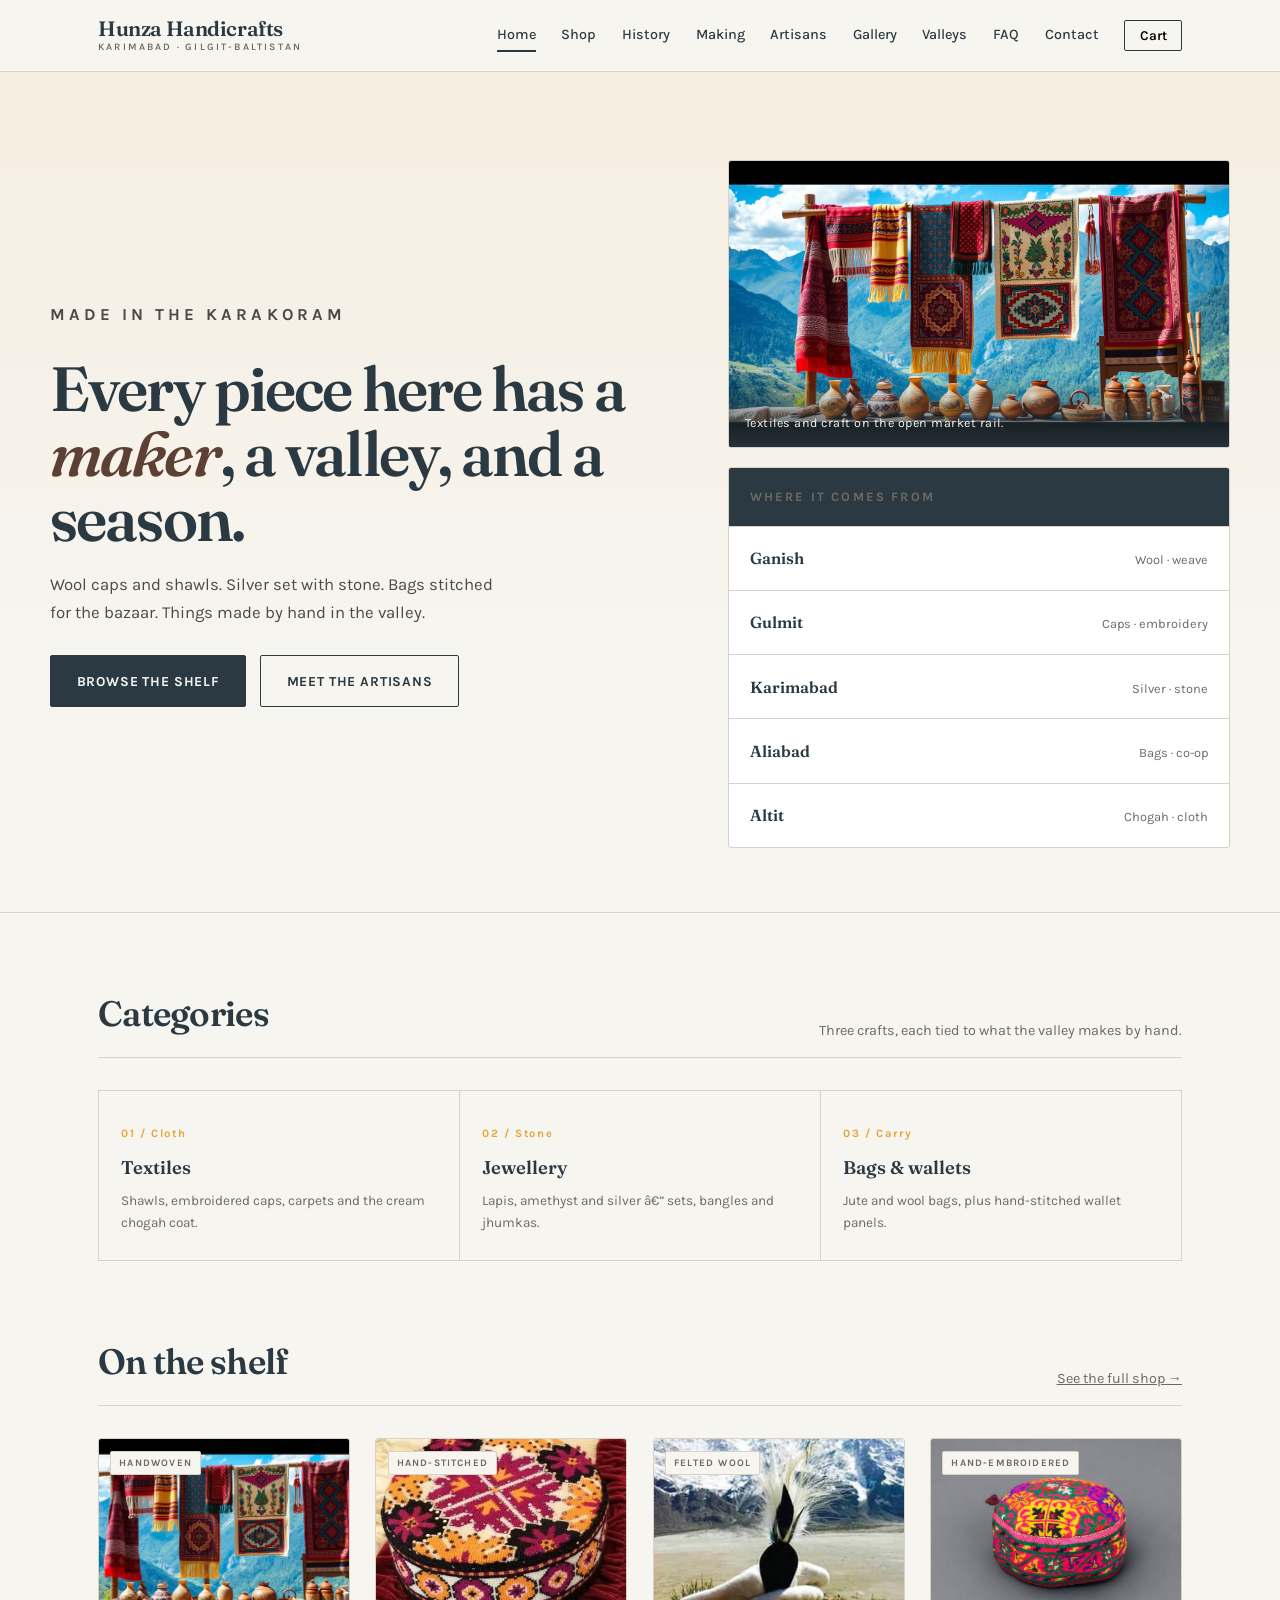
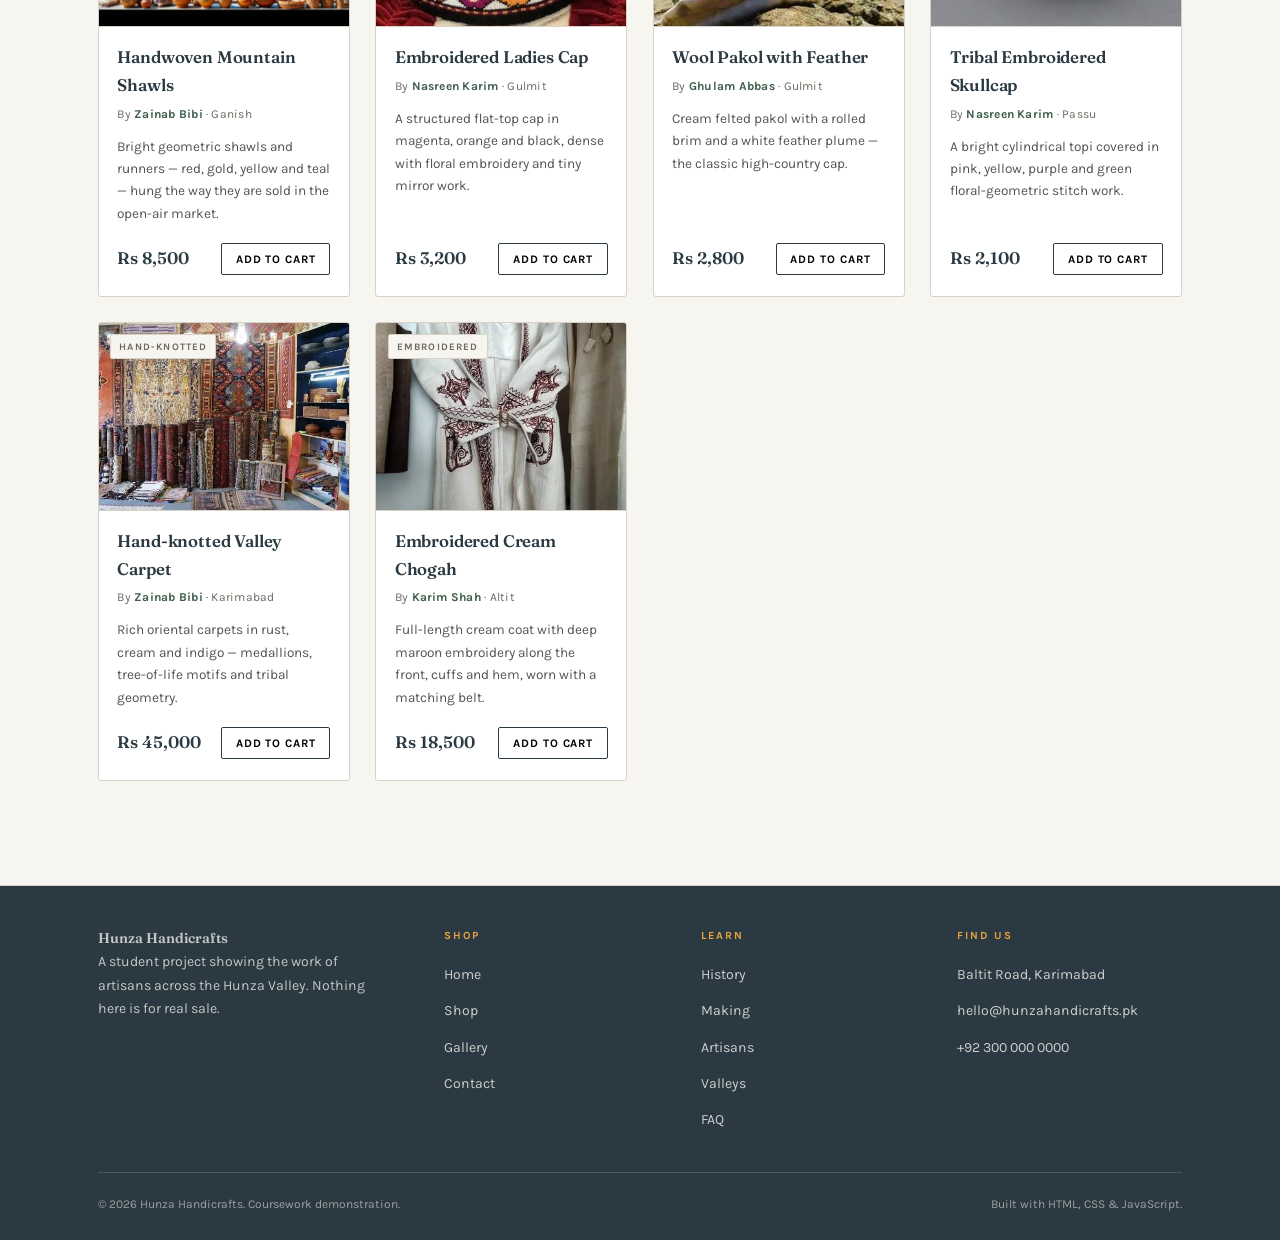
<file: index.html>
﻿<!DOCTYPE html>
<html lang="en">
<head>
<meta charset="UTF-8">
<meta name="viewport" content="width=device-width, initial-scale=1">
<title>Hunza Handicrafts &amp; Souvenir Store</title>
<meta name="description" content="Handmade textiles, jewellery, bags and wallets from the artisans of the Hunza Valley.">
<link rel="preconnect" href="https://fonts.googleapis.com">
<link rel="preconnect" href="https://fonts.gstatic.com" crossorigin>
<link href="https://fonts.googleapis.com/css2?family=Fraunces:ital,opsz,wght@0,9..144,400;0,600;1,600&family=Karla:wght@400;500;600;700&display=swap" rel="stylesheet">
<link rel="stylesheet" href="css/style.css">
</head>
<body>

<header class="site-header">
  <div class="wrap header-inner">
    <a class="logo" href="index.html">Hunza Handicrafts<span>Karimabad &middot; Gilgit-Baltistan</span></a>
    <button class="nav-toggle" id="navToggle" aria-label="Open menu">&#9776;</button>
        <nav class="nav" id="nav">
      <a href="index.html" aria-current="page">Home</a>
      <a href="products.html">Shop</a>
      <a href="history.html">History</a>
      <a href="process.html">Making</a>
      <a href="about.html">Artisans</a>
      <a href="gallery.html">Gallery</a>
      <a href="valleys.html">Valleys</a>
      <a href="faq.html">FAQ</a>
      <a href="contact.html">Contact</a>
      <button class="cart-btn" id="cartOpen">Cart <span class="count" id="cartCount" style="display:none">0</span></button>
    </nav>
  </div>
</header>

<main>

<section class="hero">
  <div class="wrap hero-inner">
    <div>
      <p class="eyebrow">Made in the Karakoram</p>
      <h1>Every piece here has a <em>maker</em>, a valley, and a season.</h1>
      <p>Wool caps and shawls. Silver set with stone. Bags stitched for the bazaar. Things made by hand in the valley.</p>
      <a class="btn" href="products.html">Browse the shelf</a>
      <a class="btn btn-ghost" href="about.html">Meet the artisans</a>
    </div>
    <div>
    <figure class="hero-shot">
      <img src="images/handmade-shawls.jpg" alt="Handwoven shawls and pottery displayed against the Hunza mountains." width="1600" height="900">
      <figcaption>Textiles and craft on the open market rail.</figcaption>
    </figure>
    <div class="valley">
      <div class="band band-head"><span>Where it comes from</span></div>
      <div class="band"><strong>Ganish</strong><span>Wool &middot; weave</span></div>
      <div class="band"><strong>Gulmit</strong><span>Caps &middot; embroidery</span></div>
      <div class="band"><strong>Karimabad</strong><span>Silver &middot; stone</span></div>
      <div class="band"><strong>Aliabad</strong><span>Bags &middot; co-op</span></div>
      <div class="band"><strong>Altit</strong><span>Chogah &middot; cloth</span></div>
    </div>
    </div>
  </div>
</section>

<section class="section">
  <div class="wrap">
    <div class="section-head">
      <h2>Categories</h2>
      <p>Three crafts, each tied to what the valley makes by hand.</p>
    </div>
    <div class="cat-grid">
      <a class="cat" href="products.html?cat=textiles">
        <span class="cat-num">01 / Cloth</span>
        <h3>Textiles</h3>
        <p>Shawls, embroidered caps, carpets and the cream chogah coat.</p>
      </a>
      <a class="cat" href="products.html?cat=jewellery">
        <span class="cat-num">02 / Stone</span>
        <h3>Jewellery</h3>
        <p>Lapis, amethyst and silver â€” sets, bangles and jhumkas.</p>
      </a>
      <a class="cat" href="products.html?cat=accessories">
        <span class="cat-num">03 / Carry</span>
        <h3>Bags &amp; wallets</h3>
        <p>Jute and wool bags, plus hand-stitched wallet panels.</p>
      </a>
    </div>
  </div>
</section>

<section class="section" style="padding-top:0">
  <div class="wrap">
    <div class="section-head">
      <h2>On the shelf</h2>
      <p><a href="products.html" style="color:var(--muted)">See the full shop &rarr;</a></p>
    </div>
    <div class="products" id="productGrid" data-limit="6"></div>
  </div>
</section>

</main>

<footer class="site-footer">
  <div class="wrap">
    <div class="foot-grid">
      <div>
        <p class="foot-mark">Hunza Handicrafts</p>
        <p>A student project showing the work of artisans across the Hunza Valley. Nothing here is for real sale.</p>
      </div>
      <div>
        <h4>Shop</h4>
        <ul>
          <li><a href="index.html">Home</a></li>
          <li><a href="products.html">Shop</a></li>
          <li><a href="gallery.html">Gallery</a></li>
          <li><a href="contact.html">Contact</a></li>
        </ul>
      </div>
      <div>
        <h4>Learn</h4>
        <ul>
          <li><a href="history.html">History</a></li>
          <li><a href="process.html">Making</a></li>
          <li><a href="about.html">Artisans</a></li>
          <li><a href="valleys.html">Valleys</a></li>
          <li><a href="faq.html">FAQ</a></li>
        </ul>
      </div>
      <div>
        <h4>Find us</h4>
        <ul>
          <li><a href="contact.html">Baltit Road, Karimabad</a></li>
          <li><a href="contact.html">hello@hunzahandicrafts.pk</a></li>
          <li><a href="contact.html">+92 300 000 0000</a></li>
        </ul>
      </div>
    </div>
    <div class="copy">
      <span>&copy; 2026 Hunza Handicrafts. Coursework demonstration.</span>
      <span>Built with HTML, CSS &amp; JavaScript.</span>
    </div>
  </div>
</footer>

<div class="overlay" id="overlay"></div>
<aside class="cart" id="cart" aria-label="Shopping cart">
  <div class="cart-head">
    <h2>Your cart</h2>
    <button class="close" id="cartClose" aria-label="Close cart">&times;</button>
  </div>
  <div class="cart-items" id="cartItems"></div>
  <div class="cart-foot">
    <div class="total"><span>Total</span><span id="cartTotal">Rs 0</span></div>
    <button class="btn" id="checkout">Checkout</button>
    <p class="note">Demo store &mdash; no payment is taken.</p>
  </div>
</aside>

<script src="js/main.js"></script>
</body>
</html>
</file>
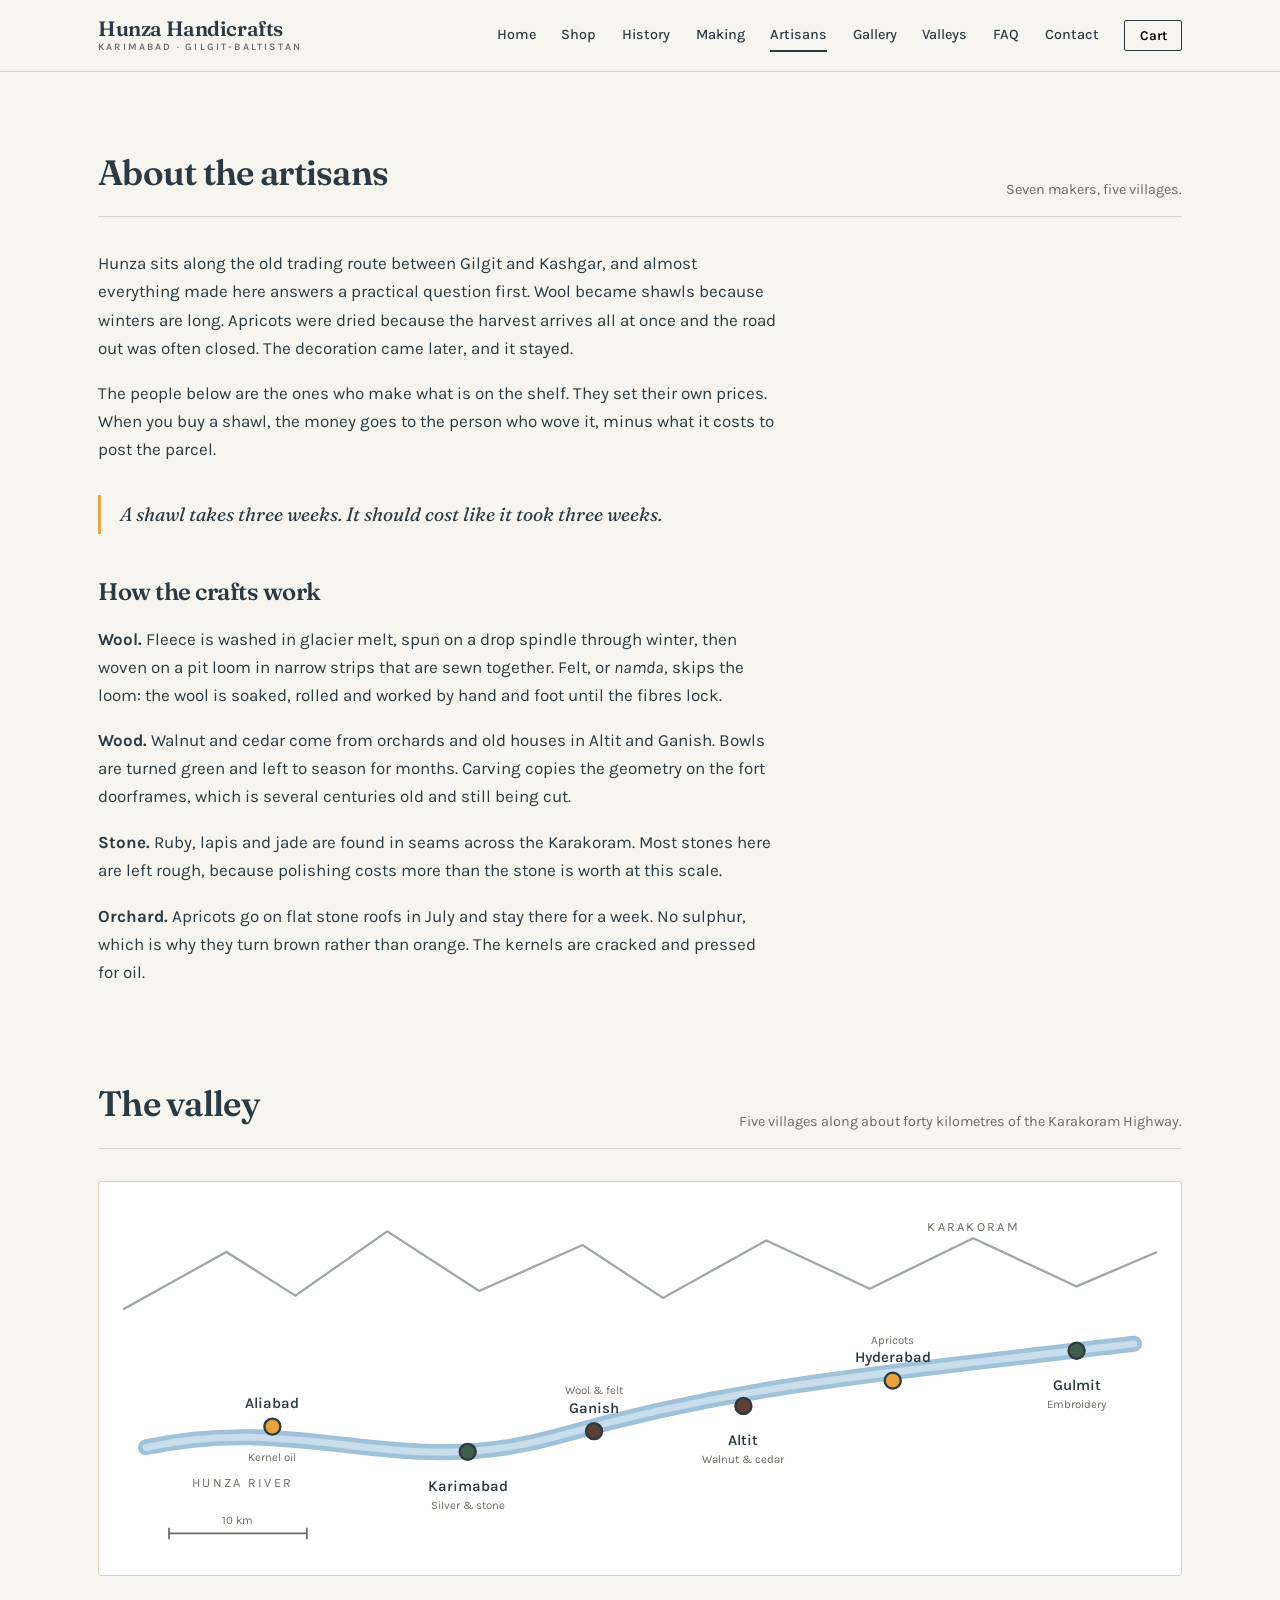
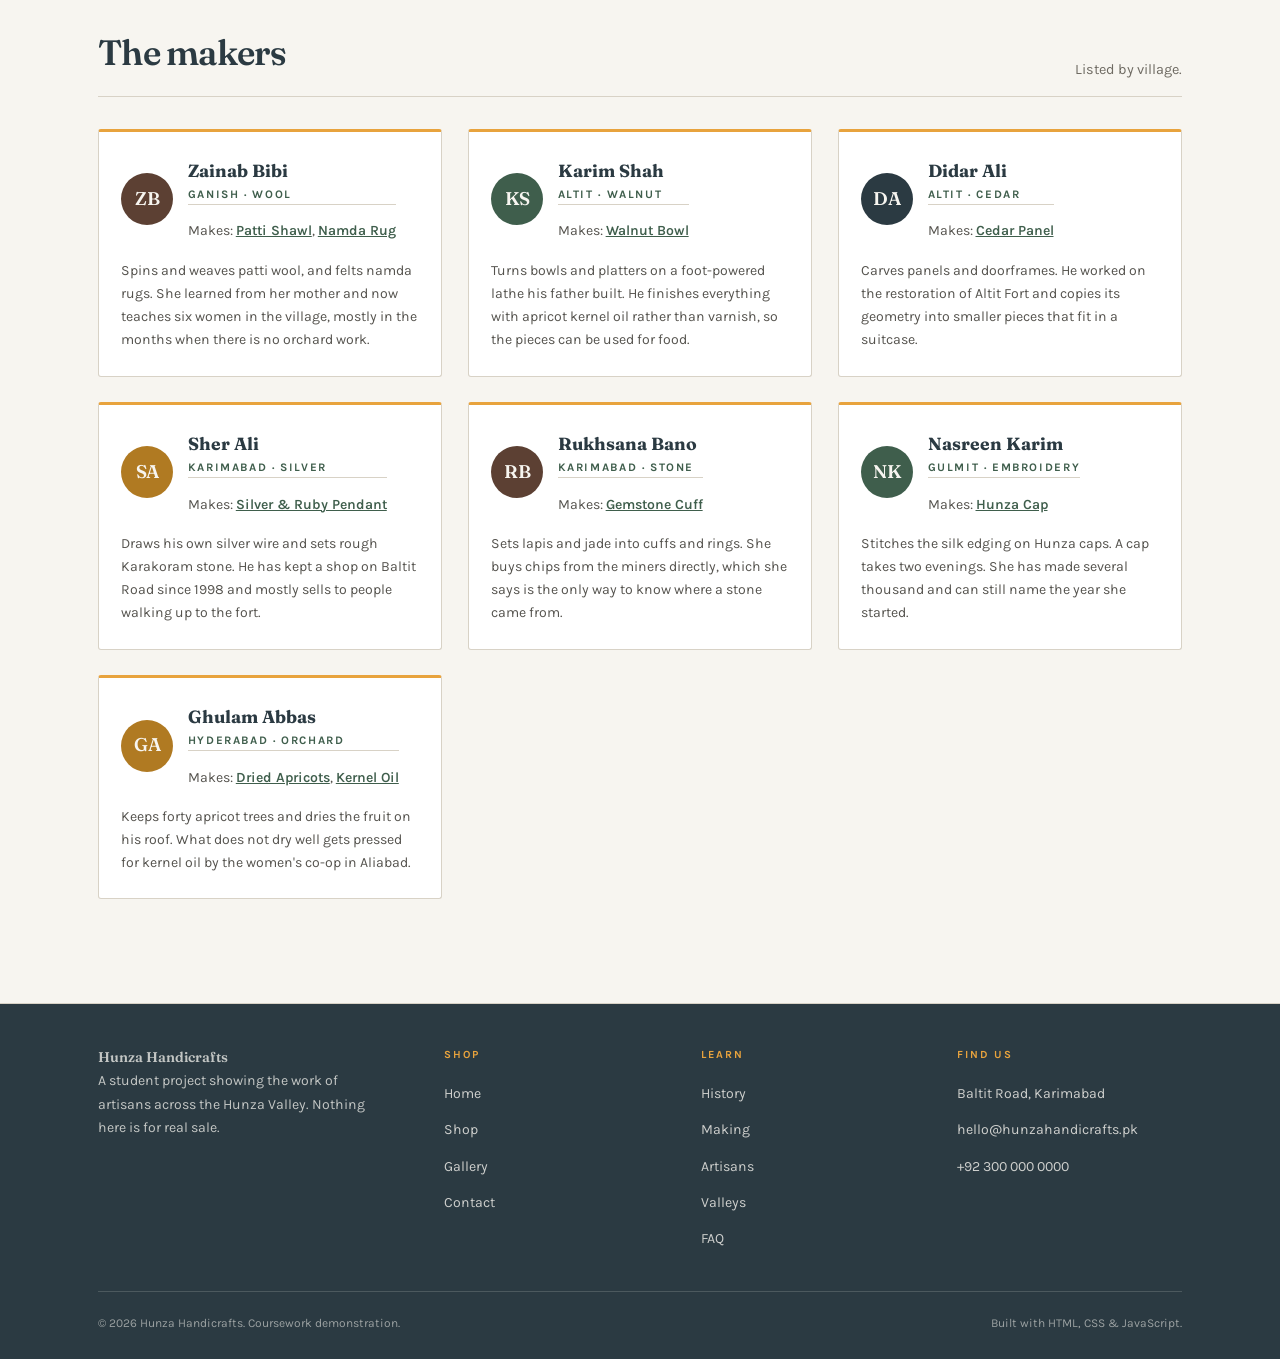
<file: about.html>
﻿<!DOCTYPE html>
<html lang="en">
<head>
<meta charset="UTF-8">
<meta name="viewport" content="width=device-width, initial-scale=1">
<title>Artisans &mdash; Hunza Handicrafts</title>
<meta name="description" content="The seven makers behind Hunza Handicrafts, and how the valley's crafts are worked.">
<link rel="preconnect" href="https://fonts.googleapis.com">
<link rel="preconnect" href="https://fonts.gstatic.com" crossorigin>
<link href="https://fonts.googleapis.com/css2?family=Fraunces:ital,opsz,wght@0,9..144,400;0,600;1,600&family=Karla:wght@400;500;600;700&display=swap" rel="stylesheet">
<link rel="stylesheet" href="css/style.css">
</head>
<body>

<header class="site-header">
  <div class="wrap header-inner">
    <a class="logo" href="index.html">Hunza Handicrafts<span>Karimabad &middot; Gilgit-Baltistan</span></a>
    <button class="nav-toggle" id="navToggle" aria-label="Open menu">&#9776;</button>
        <nav class="nav" id="nav">
      <a href="index.html">Home</a>
      <a href="products.html">Shop</a>
      <a href="history.html">History</a>
      <a href="process.html">Making</a>
      <a href="about.html" aria-current="page">Artisans</a>
      <a href="gallery.html">Gallery</a>
      <a href="valleys.html">Valleys</a>
      <a href="faq.html">FAQ</a>
      <a href="contact.html">Contact</a>
      <button class="cart-btn" id="cartOpen">Cart <span class="count" id="cartCount" style="display:none">0</span></button>
    </nav>
  </div>
</header>

<main>

<section class="section">
  <div class="wrap">
    <div class="section-head">
      <h2>About the artisans</h2>
      <p>Seven makers, five villages.</p>
    </div>

    <div class="prose">
      <p>Hunza sits along the old trading route between Gilgit and Kashgar, and almost everything made here answers a practical question first. Wool became shawls because winters are long. Apricots were dried because the harvest arrives all at once and the road out was often closed. The decoration came later, and it stayed.</p>

      <p>The people below are the ones who make what is on the shelf. They set their own prices. When you buy a shawl, the money goes to the person who wove it, minus what it costs to post the parcel.</p>

      <blockquote class="pull">A shawl takes three weeks. It should cost like it took three weeks.</blockquote>

      <h2>How the crafts work</h2>
      <p><strong>Wool.</strong> Fleece is washed in glacier melt, spun on a drop spindle through winter, then woven on a pit loom in narrow strips that are sewn together. Felt, or <em>namda</em>, skips the loom: the wool is soaked, rolled and worked by hand and foot until the fibres lock.</p>
      <p><strong>Wood.</strong> Walnut and cedar come from orchards and old houses in Altit and Ganish. Bowls are turned green and left to season for months. Carving copies the geometry on the fort doorframes, which is several centuries old and still being cut.</p>
      <p><strong>Stone.</strong> Ruby, lapis and jade are found in seams across the Karakoram. Most stones here are left rough, because polishing costs more than the stone is worth at this scale.</p>
      <p><strong>Orchard.</strong> Apricots go on flat stone roofs in July and stay there for a week. No sulphur, which is why they turn brown rather than orange. The kernels are cracked and pressed for oil.</p>
    </div>
  </div>
</section>

<section class="section" style="padding-top:0">
  <div class="wrap">
    <div class="section-head">
      <h2>The valley</h2>
      <p>Five villages along about forty kilometres of the Karakoram Highway.</p>
    </div>

    <div class="map" style="margin-bottom:3rem">
      <svg viewBox="0 0 900 300" role="img" aria-label="Map of the Hunza Valley showing Aliabad, Karimabad, Ganish, Altit, Hyderabad and Gulmit along the Hunza river.">
        <!-- river -->
        <path d="M20 210 C 160 180, 240 240, 380 200 S 620 150, 880 120"
              fill="none" stroke="#9FC2D8" stroke-width="14" stroke-linecap="round"/>
        <path d="M20 210 C 160 180, 240 240, 380 200 S 620 150, 880 120"
              fill="none" stroke="#C9DEEC" stroke-width="6" stroke-linecap="round"/>
        <text x="60" y="245" font-family="Karla, sans-serif" font-size="11" fill="#6E6A62"
              letter-spacing="2">HUNZA RIVER</text>

        <!-- ridge line -->
        <path d="M0 90 L90 40 L150 78 L230 22 L310 74 L400 34 L470 80 L560 30 L650 72 L740 28 L830 70 L900 40"
              fill="none" stroke="#2B3A42" stroke-width="2" opacity=".45"/>
        <text x="700" y="22" font-family="Karla, sans-serif" font-size="11" fill="#6E6A62"
              letter-spacing="2">KARAKORAM</text>

        <!-- villages -->
        <g font-family="Karla, sans-serif" font-size="13" font-weight="600" fill="#2B3A42">
          <g>
            <circle cx="130" cy="192" r="7" fill="#E8A33D" stroke="#2B3A42" stroke-width="2"/>
            <text x="130" y="176" text-anchor="middle">Aliabad</text>
            <text x="130" y="222" text-anchor="middle" font-size="10" font-weight="400" fill="#6E6A62">Kernel oil</text>
          </g>
          <g>
            <circle cx="300" cy="214" r="7" fill="#3F5E4C" stroke="#2B3A42" stroke-width="2"/>
            <text x="300" y="248" text-anchor="middle">Karimabad</text>
            <text x="300" y="264" text-anchor="middle" font-size="10" font-weight="400" fill="#6E6A62">Silver &amp; stone</text>
          </g>
          <g>
            <circle cx="410" cy="196" r="7" fill="#5C4033" stroke="#2B3A42" stroke-width="2"/>
            <text x="410" y="180" text-anchor="middle">Ganish</text>
            <text x="410" y="164" text-anchor="middle" font-size="10" font-weight="400" fill="#6E6A62">Wool &amp; felt</text>
          </g>
          <g>
            <circle cx="540" cy="174" r="7" fill="#5C4033" stroke="#2B3A42" stroke-width="2"/>
            <text x="540" y="208" text-anchor="middle">Altit</text>
            <text x="540" y="224" text-anchor="middle" font-size="10" font-weight="400" fill="#6E6A62">Walnut &amp; cedar</text>
          </g>
          <g>
            <circle cx="670" cy="152" r="7" fill="#E8A33D" stroke="#2B3A42" stroke-width="2"/>
            <text x="670" y="136" text-anchor="middle">Hyderabad</text>
            <text x="670" y="120" text-anchor="middle" font-size="10" font-weight="400" fill="#6E6A62">Apricots</text>
          </g>
          <g>
            <circle cx="830" cy="126" r="7" fill="#3F5E4C" stroke="#2B3A42" stroke-width="2"/>
            <text x="830" y="160" text-anchor="middle">Gulmit</text>
            <text x="830" y="176" text-anchor="middle" font-size="10" font-weight="400" fill="#6E6A62">Embroidery</text>
          </g>
        </g>

        <!-- scale -->
        <g stroke="#6E6A62" stroke-width="1.5">
          <path d="M40 285 L160 285 M40 280 L40 290 M160 280 L160 290"/>
        </g>
        <text x="100" y="277" text-anchor="middle" font-family="Karla, sans-serif"
              font-size="10" fill="#6E6A62">10 km</text>
      </svg>
    </div>

    <div class="section-head">
      <h2>The makers</h2>
      <p>Listed by village.</p>
    </div>

    <div class="artisans">
      <div class="artisan">
        <div class="artisan-head">
          <span class="avatar w" aria-hidden="true">ZB</span>
          <div>
            <h3>Zainab Bibi</h3>
            <p class="place">Ganish &middot; Wool</p>
                  <p class="made">Makes: <a href="product.html?id=p1">Patti Shawl</a>, <a href="product.html?id=p9">Namda Rug</a></p>
      </div>
        </div>
        <p>Spins and weaves patti wool, and felts namda rugs. She learned from her mother and now teaches six women in the village, mostly in the months when there is no orchard work.</p>
      </div>
      <div class="artisan">
        <div class="artisan-head">
          <span class="avatar" aria-hidden="true">KS</span>
          <div>
            <h3>Karim Shah</h3>
            <p class="place">Altit &middot; Walnut</p>
                  <p class="made">Makes: <a href="product.html?id=p3">Walnut Bowl</a></p>
      </div>
        </div>
        <p>Turns bowls and platters on a foot-powered lathe his father built. He finishes everything with apricot kernel oil rather than varnish, so the pieces can be used for food.</p>
      </div>
      <div class="artisan">
        <div class="artisan-head">
          <span class="avatar s" aria-hidden="true">DA</span>
          <div>
            <h3>Didar Ali</h3>
            <p class="place">Altit &middot; Cedar</p>
                  <p class="made">Makes: <a href="product.html?id=p7">Cedar Panel</a></p>
      </div>
        </div>
        <p>Carves panels and doorframes. He worked on the restoration of Altit Fort and copies its geometry into smaller pieces that fit in a suitcase.</p>
      </div>
      <div class="artisan">
        <div class="artisan-head">
          <span class="avatar a" aria-hidden="true">SA</span>
          <div>
            <h3>Sher Ali</h3>
            <p class="place">Karimabad &middot; Silver</p>
                  <p class="made">Makes: <a href="product.html?id=p4">Silver &amp; Ruby Pendant</a></p>
      </div>
        </div>
        <p>Draws his own silver wire and sets rough Karakoram stone. He has kept a shop on Baltit Road since 1998 and mostly sells to people walking up to the fort.</p>
      </div>
      <div class="artisan">
        <div class="artisan-head">
          <span class="avatar w" aria-hidden="true">RB</span>
          <div>
            <h3>Rukhsana Bano</h3>
            <p class="place">Karimabad &middot; Stone</p>
                  <p class="made">Makes: <a href="product.html?id=p8">Gemstone Cuff</a></p>
      </div>
        </div>
        <p>Sets lapis and jade into cuffs and rings. She buys chips from the miners directly, which she says is the only way to know where a stone came from.</p>
      </div>
      <div class="artisan">
        <div class="artisan-head">
          <span class="avatar" aria-hidden="true">NK</span>
          <div>
            <h3>Nasreen Karim</h3>
            <p class="place">Gulmit &middot; Embroidery</p>
                  <p class="made">Makes: <a href="product.html?id=p5">Hunza Cap</a></p>
      </div>
        </div>
        <p>Stitches the silk edging on Hunza caps. A cap takes two evenings. She has made several thousand and can still name the year she started.</p>
      </div>
      <div class="artisan">
        <div class="artisan-head">
          <span class="avatar a" aria-hidden="true">GA</span>
          <div>
            <h3>Ghulam Abbas</h3>
            <p class="place">Hyderabad &middot; Orchard</p>
                  <p class="made">Makes: <a href="product.html?id=p6">Dried Apricots</a>, <a href="product.html?id=p2">Kernel Oil</a></p>
      </div>
        </div>
        <p>Keeps forty apricot trees and dries the fruit on his roof. What does not dry well gets pressed for kernel oil by the women's co-op in Aliabad.</p>
      </div>
    </div>
  </div>
</section>

</main>

<footer class="site-footer">
  <div class="wrap">
    <div class="foot-grid">
      <div>
        <p class="foot-mark">Hunza Handicrafts</p>
        <p>A student project showing the work of artisans across the Hunza Valley. Nothing here is for real sale.</p>
      </div>
      <div>
        <h4>Shop</h4>
        <ul>
          <li><a href="index.html">Home</a></li>
          <li><a href="products.html">Shop</a></li>
          <li><a href="gallery.html">Gallery</a></li>
          <li><a href="contact.html">Contact</a></li>
        </ul>
      </div>
      <div>
        <h4>Learn</h4>
        <ul>
          <li><a href="history.html">History</a></li>
          <li><a href="process.html">Making</a></li>
          <li><a href="about.html">Artisans</a></li>
          <li><a href="valleys.html">Valleys</a></li>
          <li><a href="faq.html">FAQ</a></li>
        </ul>
      </div>
      <div>
        <h4>Find us</h4>
        <ul>
          <li><a href="contact.html">Baltit Road, Karimabad</a></li>
          <li><a href="contact.html">hello@hunzahandicrafts.pk</a></li>
          <li><a href="contact.html">+92 300 000 0000</a></li>
        </ul>
      </div>
    </div>
    <div class="copy">
      <span>&copy; 2026 Hunza Handicrafts. Coursework demonstration.</span>
      <span>Built with HTML, CSS &amp; JavaScript.</span>
    </div>
  </div>
</footer>

<div class="overlay" id="overlay"></div>
<aside class="cart" id="cart" aria-label="Shopping cart">
  <div class="cart-head">
    <h2>Your cart</h2>
    <button class="close" id="cartClose" aria-label="Close cart">&times;</button>
  </div>
  <div class="cart-items" id="cartItems"></div>
  <div class="cart-foot">
    <div class="total"><span>Total</span><span id="cartTotal">Rs 0</span></div>
    <button class="btn" id="checkout">Checkout</button>
    <p class="note">Demo store &mdash; no payment is taken.</p>
  </div>
</aside>

<script src="js/main.js"></script>
</body>
</html>
</file>
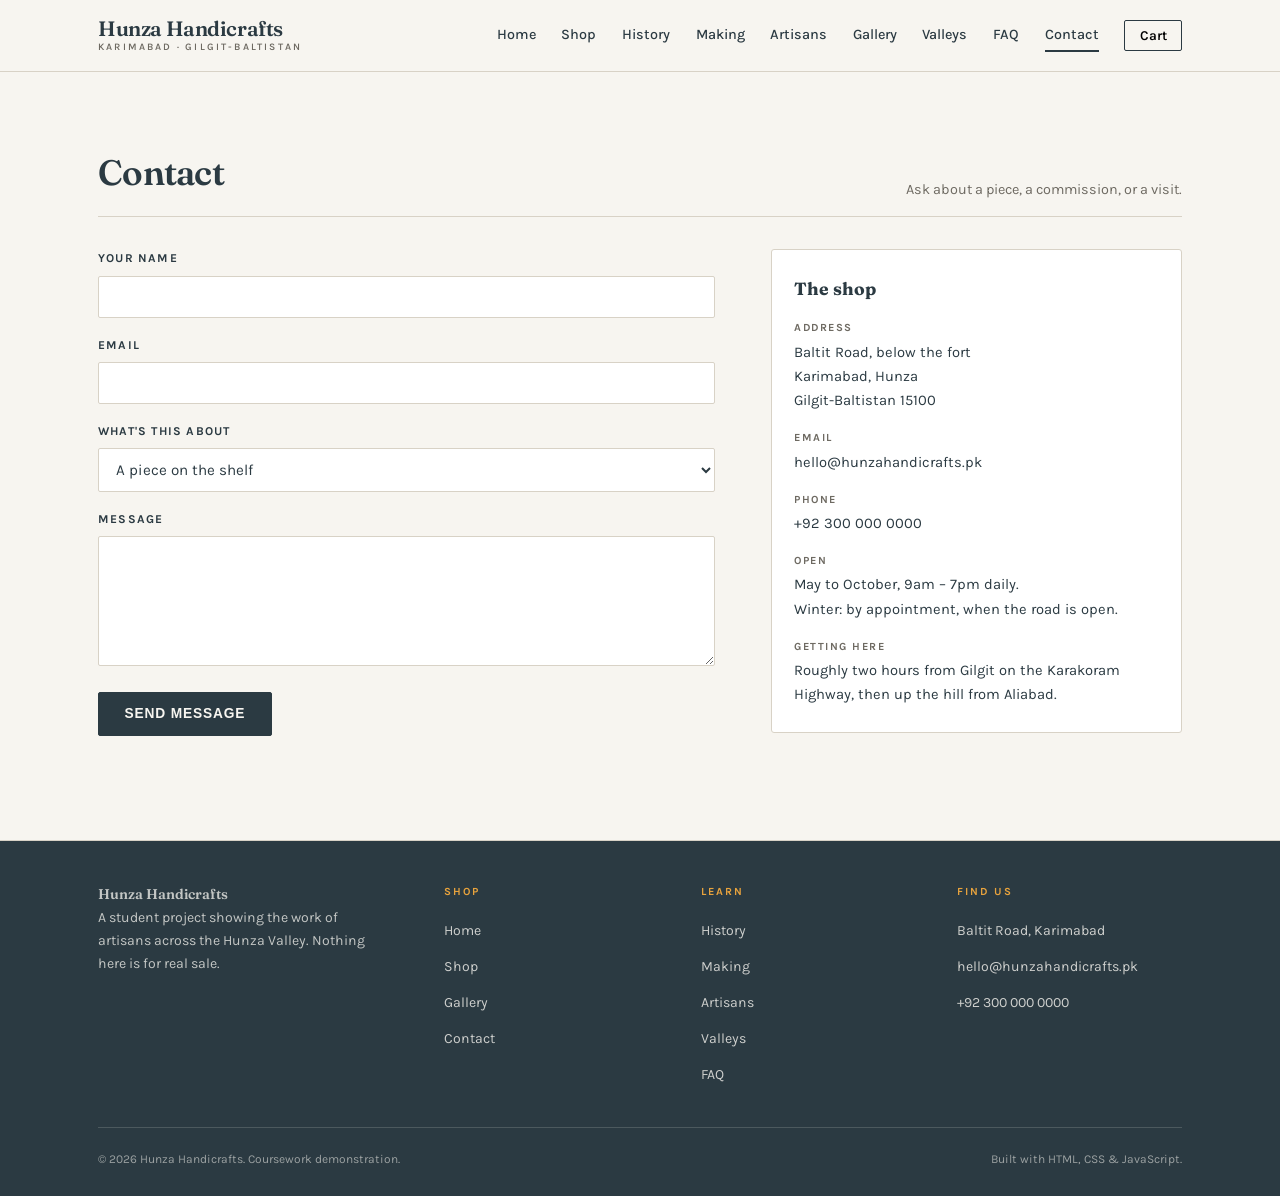
<file: contact.html>
﻿<!DOCTYPE html>
<html lang="en">
<head>
<meta charset="UTF-8">
<meta name="viewport" content="width=device-width, initial-scale=1">
<title>Contact &mdash; Hunza Handicrafts</title>
<meta name="description" content="Get in touch with Hunza Handicrafts in Karimabad, Gilgit-Baltistan.">
<link rel="preconnect" href="https://fonts.googleapis.com">
<link rel="preconnect" href="https://fonts.gstatic.com" crossorigin>
<link href="https://fonts.googleapis.com/css2?family=Fraunces:ital,opsz,wght@0,9..144,400;0,600;1,600&family=Karla:wght@400;500;600;700&display=swap" rel="stylesheet">
<link rel="stylesheet" href="css/style.css">
</head>
<body>

<header class="site-header">
  <div class="wrap header-inner">
    <a class="logo" href="index.html">Hunza Handicrafts<span>Karimabad &middot; Gilgit-Baltistan</span></a>
    <button class="nav-toggle" id="navToggle" aria-label="Open menu">&#9776;</button>
        <nav class="nav" id="nav">
      <a href="index.html">Home</a>
      <a href="products.html">Shop</a>
      <a href="history.html">History</a>
      <a href="process.html">Making</a>
      <a href="about.html">Artisans</a>
      <a href="gallery.html">Gallery</a>
      <a href="valleys.html">Valleys</a>
      <a href="faq.html">FAQ</a>
      <a href="contact.html" aria-current="page">Contact</a>
      <button class="cart-btn" id="cartOpen">Cart <span class="count" id="cartCount" style="display:none">0</span></button>
    </nav>
  </div>
</header>

<main>
<section class="section">
  <div class="wrap">
    <div class="section-head">
      <h2>Contact</h2>
      <p>Ask about a piece, a commission, or a visit.</p>
    </div>

    <div class="contact-grid">
      <div>
        <div class="sent" id="sent">Thanks &mdash; your message has been noted. This is a demo form, so nothing was actually sent.</div>

        <form id="contactForm" novalidate>
          <div class="field">
            <label for="name">Your name</label>
            <input type="text" id="name" name="name">
            <p class="err" id="err-name">Enter your name so we know who's asking.</p>
          </div>

          <div class="field">
            <label for="email">Email</label>
            <input type="email" id="email" name="email">
            <p class="err" id="err-email">Enter a valid email address, like you@example.com.</p>
          </div>

          <div class="field">
            <label for="topic">What's this about</label>
            <select id="topic" name="topic">
              <option>A piece on the shelf</option>
              <option>A custom commission</option>
              <option>Visiting the workshop</option>
              <option>Something else</option>
            </select>
          </div>

          <div class="field">
            <label for="message">Message</label>
            <textarea id="message" name="message"></textarea>
            <p class="err" id="err-message">Write a short message so we can help.</p>
          </div>

          <button class="btn" type="submit">Send message</button>
        </form>
      </div>

      <div class="info">
        <h3>The shop</h3>
        <dl>
          <dt>Address</dt>
          <dd>Baltit Road, below the fort<br>Karimabad, Hunza<br>Gilgit-Baltistan 15100</dd>

          <dt>Email</dt>
          <dd>hello@hunzahandicrafts.pk</dd>

          <dt>Phone</dt>
          <dd>+92 300 000 0000</dd>

          <dt>Open</dt>
          <dd>May to October, 9am &ndash; 7pm daily.<br>Winter: by appointment, when the road is open.</dd>

          <dt>Getting here</dt>
          <dd>Roughly two hours from Gilgit on the Karakoram Highway, then up the hill from Aliabad.</dd>
        </dl>
      </div>
    </div>
  </div>
</section>
</main>

<footer class="site-footer">
  <div class="wrap">
    <div class="foot-grid">
      <div>
        <p class="foot-mark">Hunza Handicrafts</p>
        <p>A student project showing the work of artisans across the Hunza Valley. Nothing here is for real sale.</p>
      </div>
      <div>
        <h4>Shop</h4>
        <ul>
          <li><a href="index.html">Home</a></li>
          <li><a href="products.html">Shop</a></li>
          <li><a href="gallery.html">Gallery</a></li>
          <li><a href="contact.html">Contact</a></li>
        </ul>
      </div>
      <div>
        <h4>Learn</h4>
        <ul>
          <li><a href="history.html">History</a></li>
          <li><a href="process.html">Making</a></li>
          <li><a href="about.html">Artisans</a></li>
          <li><a href="valleys.html">Valleys</a></li>
          <li><a href="faq.html">FAQ</a></li>
        </ul>
      </div>
      <div>
        <h4>Find us</h4>
        <ul>
          <li><a href="contact.html">Baltit Road, Karimabad</a></li>
          <li><a href="contact.html">hello@hunzahandicrafts.pk</a></li>
          <li><a href="contact.html">+92 300 000 0000</a></li>
        </ul>
      </div>
    </div>
    <div class="copy">
      <span>&copy; 2026 Hunza Handicrafts. Coursework demonstration.</span>
      <span>Built with HTML, CSS &amp; JavaScript.</span>
    </div>
  </div>
</footer>

<div class="overlay" id="overlay"></div>
<aside class="cart" id="cart" aria-label="Shopping cart">
  <div class="cart-head">
    <h2>Your cart</h2>
    <button class="close" id="cartClose" aria-label="Close cart">&times;</button>
  </div>
  <div class="cart-items" id="cartItems"></div>
  <div class="cart-foot">
    <div class="total"><span>Total</span><span id="cartTotal">Rs 0</span></div>
    <button class="btn" id="checkout">Checkout</button>
    <p class="note">Demo store &mdash; no payment is taken.</p>
  </div>
</aside>

<script src="js/main.js"></script>
</body>
</html>
</file>
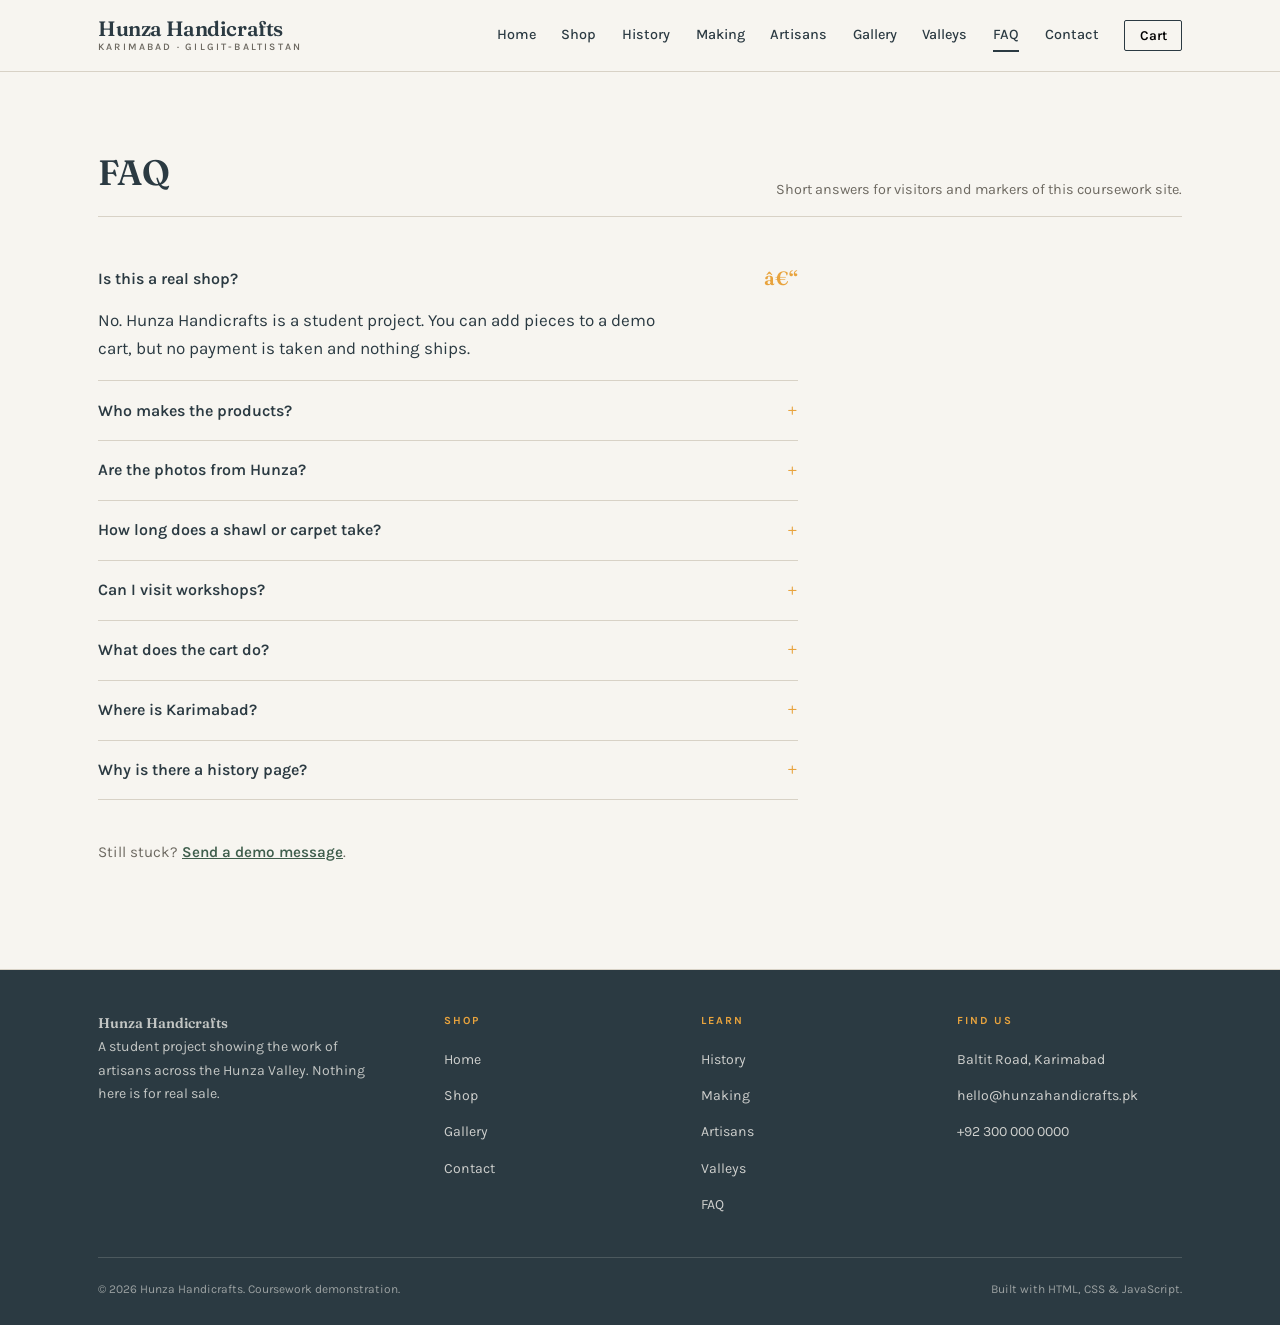
<file: faq.html>
<!DOCTYPE html>
<html lang="en">
<head>
<meta charset="UTF-8">
<meta name="viewport" content="width=device-width, initial-scale=1">
<title>FAQ &mdash; Hunza Handicrafts</title>
<meta name="description" content="Common questions about the Hunza Handicrafts demo shop, shipping story and visits.">
<link rel="preconnect" href="https://fonts.googleapis.com">
<link rel="preconnect" href="https://fonts.gstatic.com" crossorigin>
<link href="https://fonts.googleapis.com/css2?family=Fraunces:ital,opsz,wght@0,9..144,400;0,600;1,600&family=Karla:wght@400;500;600;700&display=swap" rel="stylesheet">
<link rel="stylesheet" href="css/style.css">
</head>
<body>

<header class="site-header">
  <div class="wrap header-inner">
    <a class="logo" href="index.html">Hunza Handicrafts<span>Karimabad &middot; Gilgit-Baltistan</span></a>
    <button class="nav-toggle" id="navToggle" aria-label="Open menu">&#9776;</button>
    <nav class="nav" id="nav">
      <a href="index.html">Home</a>
      <a href="products.html">Shop</a>
      <a href="history.html">History</a>
      <a href="process.html">Making</a>
      <a href="about.html">Artisans</a>
      <a href="gallery.html">Gallery</a>
      <a href="valleys.html">Valleys</a>
      <a href="faq.html" aria-current="page">FAQ</a>
      <a href="contact.html">Contact</a>
      <button class="cart-btn" id="cartOpen">Cart <span class="count" id="cartCount" style="display:none">0</span></button>
    </nav>
  </div>
</header>

<main>
<section class="section">
  <div class="wrap">
    <div class="section-head">
      <h2>FAQ</h2>
      <p>Short answers for visitors and markers of this coursework site.</p>
    </div>

    <div class="faq-list">
      <details class="faq-item" open>
        <summary>Is this a real shop?</summary>
        <p>No. Hunza Handicrafts is a student project. You can add pieces to a demo cart, but no payment is taken and nothing ships.</p>
      </details>
      <details class="faq-item">
        <summary>Who makes the products?</summary>
        <p>Each listing names a maker and a village. Read their stories on the <a href="about.html">artisans</a> page, or open any product for materials and method.</p>
      </details>
      <details class="faq-item">
        <summary>Are the photos from Hunza?</summary>
        <p>The images on the shelf show handmade textiles, jewellery and bags in the style of northern Pakistan craft. Descriptions match what you see in each photo.</p>
      </details>
      <details class="faq-item">
        <summary>How long does a shawl or carpet take?</summary>
        <p>Weaving a shawl is often two to three weeks; a hand-knotted carpet can take months. Caps and bags are faster — a few days to a week. See <a href="process.html">making</a> for step-by-step notes.</p>
      </details>
      <details class="faq-item">
        <summary>Can I visit workshops?</summary>
        <p>In a real shop, yes — by asking first. On this demo site, use the <a href="contact.html">contact form</a> as if you were booking a visit; the message is not sent anywhere.</p>
      </details>
      <details class="faq-item">
        <summary>What does the cart do?</summary>
        <p>It stores items in the browser for this session so you can practise the checkout flow. Totals reset when you close the tab.</p>
      </details>
      <details class="faq-item">
        <summary>Where is Karimabad?</summary>
        <p>In the Hunza Valley, Gilgit-Baltistan, Pakistan — uphill from Aliabad on the Karakoram Highway. The <a href="valleys.html">valleys</a> page maps the villages we mention.</p>
      </details>
      <details class="faq-item">
        <summary>Why is there a history page?</summary>
        <p>Craft here grew from household need, fort geometry and trade routes. The <a href="history.html">history</a> page ties that background to what sits on the shelf today.</p>
      </details>
    </div>

    <p class="page-cta">Still stuck? <a href="contact.html">Send a demo message</a>.</p>
  </div>
</section>
</main>

<footer class="site-footer">
  <div class="wrap">
    <div class="foot-grid">
      <div>
        <p class="foot-mark">Hunza Handicrafts</p>
        <p>A student project showing the work of artisans across the Hunza Valley. Nothing here is for real sale.</p>
      </div>
      <div>
        <h4>Shop</h4>
        <ul>
          <li><a href="index.html">Home</a></li>
          <li><a href="products.html">Shop</a></li>
          <li><a href="gallery.html">Gallery</a></li>
          <li><a href="contact.html">Contact</a></li>
        </ul>
      </div>
      <div>
        <h4>Learn</h4>
        <ul>
          <li><a href="history.html">History</a></li>
          <li><a href="process.html">Making</a></li>
          <li><a href="about.html">Artisans</a></li>
          <li><a href="valleys.html">Valleys</a></li>
          <li><a href="faq.html">FAQ</a></li>
        </ul>
      </div>
      <div>
        <h4>Find us</h4>
        <ul>
          <li><a href="contact.html">Baltit Road, Karimabad</a></li>
          <li><a href="contact.html">hello@hunzahandicrafts.pk</a></li>
          <li><a href="contact.html">+92 300 000 0000</a></li>
        </ul>
      </div>
    </div>
    <div class="copy">
      <span>&copy; 2026 Hunza Handicrafts. Coursework demonstration.</span>
      <span>Built with HTML, CSS &amp; JavaScript.</span>
    </div>
  </div>
</footer>

<div class="overlay" id="overlay"></div>
<aside class="cart" id="cart" aria-label="Shopping cart">
  <div class="cart-head">
    <h2>Your cart</h2>
    <button class="close" id="cartClose" aria-label="Close cart">&times;</button>
  </div>
  <div class="cart-items" id="cartItems"></div>
  <div class="cart-foot">
    <div class="total"><span>Total</span><span id="cartTotal">Rs 0</span></div>
    <button class="btn" id="checkout">Checkout</button>
    <p class="note">Demo store &mdash; no payment is taken.</p>
  </div>
</aside>

<script src="js/main.js"></script>
</body>
</html>
</file>
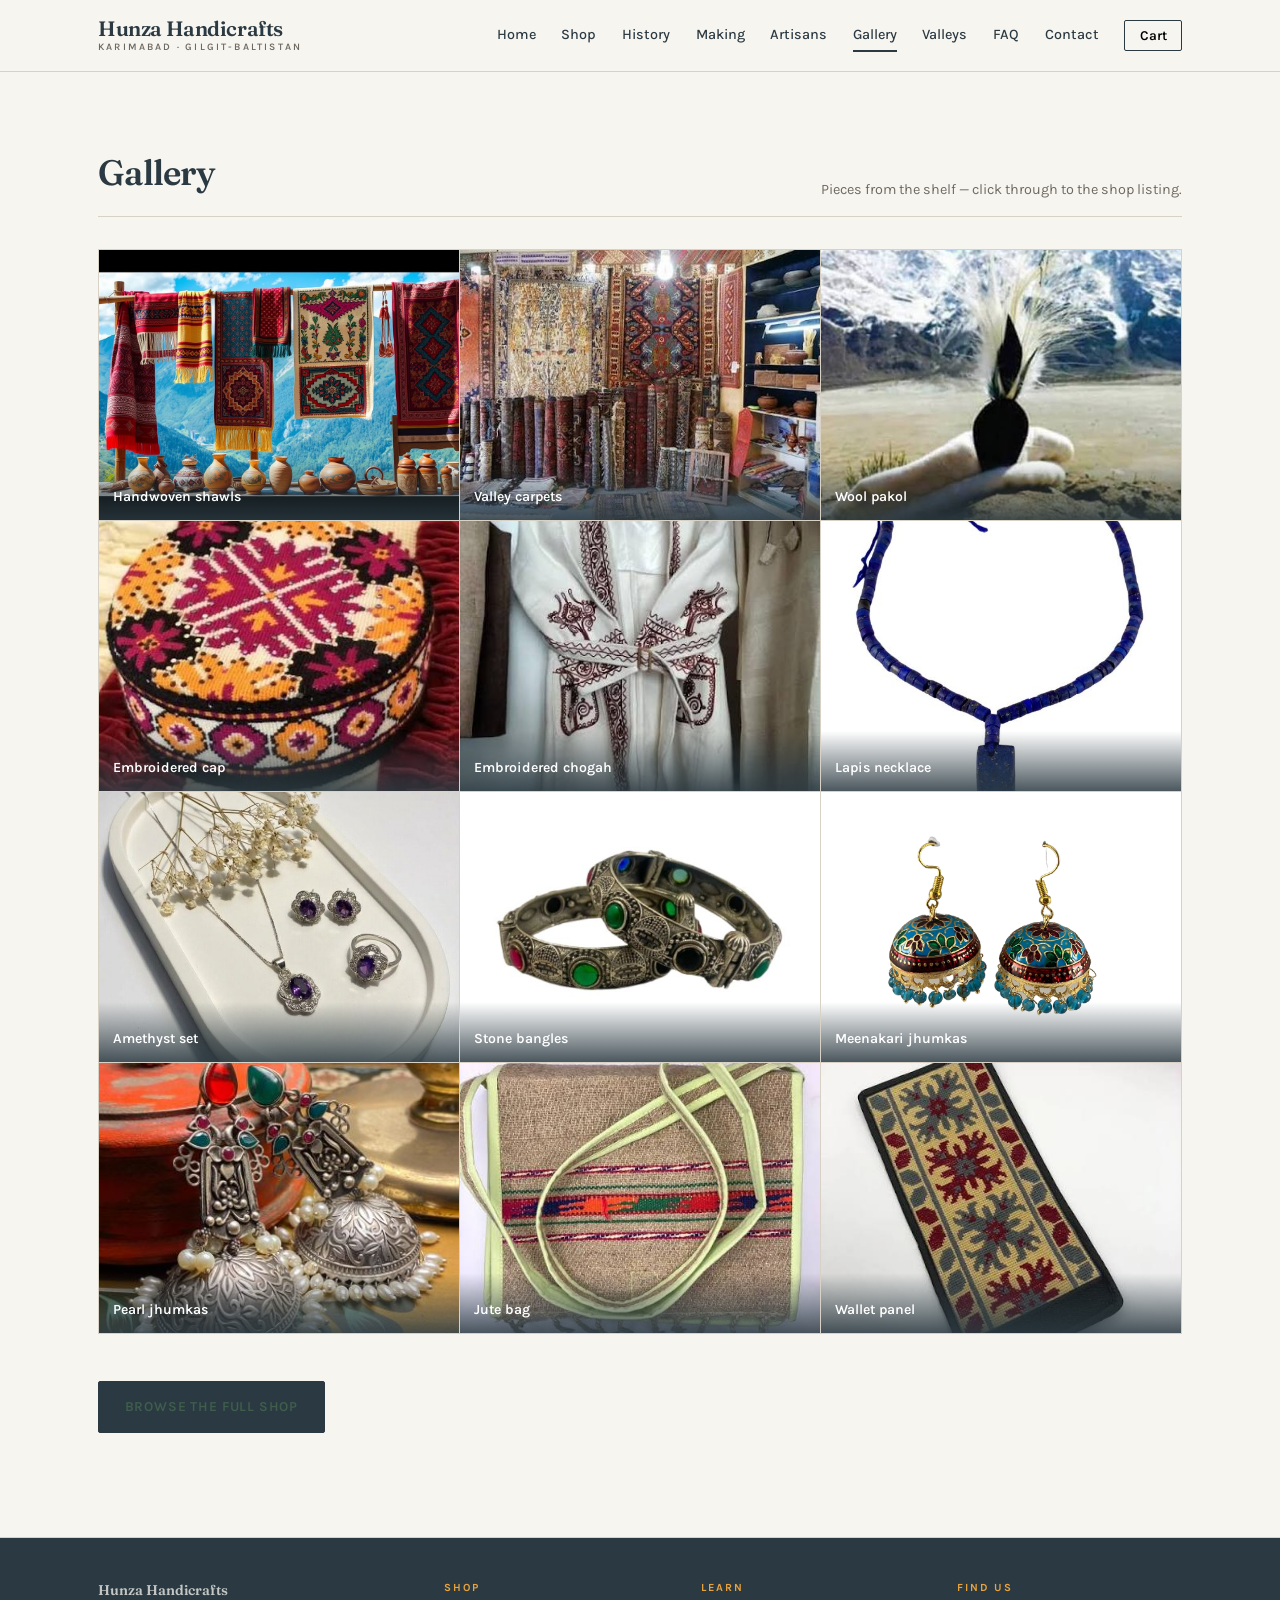
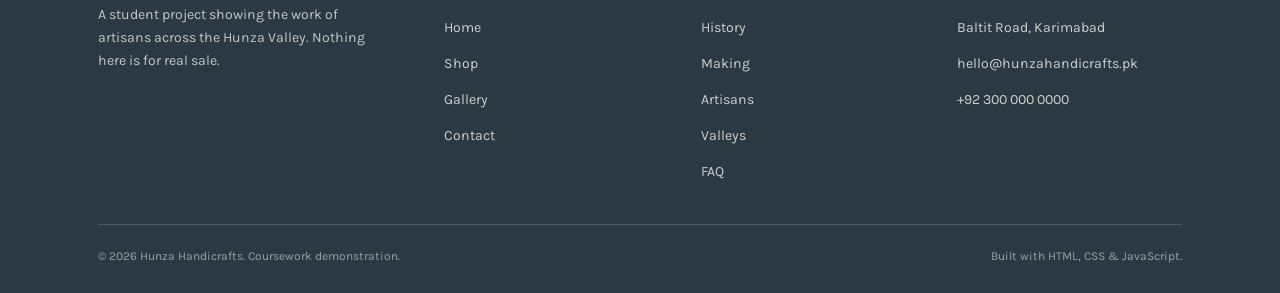
<file: gallery.html>
<!DOCTYPE html>
<html lang="en">
<head>
<meta charset="UTF-8">
<meta name="viewport" content="width=device-width, initial-scale=1">
<title>Gallery &mdash; Hunza Handicrafts</title>
<meta name="description" content="A visual shelf of Hunza textiles, jewellery, bags and caps.">
<link rel="preconnect" href="https://fonts.googleapis.com">
<link rel="preconnect" href="https://fonts.gstatic.com" crossorigin>
<link href="https://fonts.googleapis.com/css2?family=Fraunces:ital,opsz,wght@0,9..144,400;0,600;1,600&family=Karla:wght@400;500;600;700&display=swap" rel="stylesheet">
<link rel="stylesheet" href="css/style.css">
</head>
<body>

<header class="site-header">
  <div class="wrap header-inner">
    <a class="logo" href="index.html">Hunza Handicrafts<span>Karimabad &middot; Gilgit-Baltistan</span></a>
    <button class="nav-toggle" id="navToggle" aria-label="Open menu">&#9776;</button>
    <nav class="nav" id="nav">
      <a href="index.html">Home</a>
      <a href="products.html">Shop</a>
      <a href="history.html">History</a>
      <a href="process.html">Making</a>
      <a href="about.html">Artisans</a>
      <a href="gallery.html" aria-current="page">Gallery</a>
      <a href="valleys.html">Valleys</a>
      <a href="faq.html">FAQ</a>
      <a href="contact.html">Contact</a>
      <button class="cart-btn" id="cartOpen">Cart <span class="count" id="cartCount" style="display:none">0</span></button>
    </nav>
  </div>
</header>

<main>
<section class="section">
  <div class="wrap">
    <div class="section-head">
      <h2>Gallery</h2>
      <p>Pieces from the shelf — click through to the shop listing.</p>
    </div>

    <div class="gallery-grid">
      <a class="gallery-item" href="product.html?id=p1">
        <img src="images/handmade-shawls.jpg" alt="Handwoven mountain shawls on a market rail" loading="lazy" width="800" height="600">
        <span>Handwoven shawls</span>
      </a>
      <a class="gallery-item" href="product.html?id=p5">
        <img src="images/handmade-carpets.jpg" alt="Hand-knotted carpets in a workshop" loading="lazy" width="800" height="600">
        <span>Valley carpets</span>
      </a>
      <a class="gallery-item" href="product.html?id=p3">
        <img src="images/handmade-mens-cap.jpg" alt="Cream wool pakol with feather plume" loading="lazy" width="800" height="600">
        <span>Wool pakol</span>
      </a>
      <a class="gallery-item" href="product.html?id=p2">
        <img src="images/handmade-ladies-hat.jpg" alt="Embroidered ladies cap with mirror work" loading="lazy" width="800" height="600">
        <span>Embroidered cap</span>
      </a>
      <a class="gallery-item" href="product.html?id=p6">
        <img src="images/handmade-mens-chogah.jpg" alt="Cream chogah coat with maroon embroidery" loading="lazy" width="800" height="600">
        <span>Embroidered chogah</span>
      </a>
      <a class="gallery-item" href="product.html?id=p10">
        <img src="images/lapis-lazuli-real-stone-necklace.jpg" alt="Lapis lazuli spearhead necklace" loading="lazy" width="800" height="600">
        <span>Lapis necklace</span>
      </a>
      <a class="gallery-item" href="product.html?id=p12">
        <img src="images/amethyst-925-silver-set-680x911.jpg" alt="Amethyst silver jewellery set" loading="lazy" width="800" height="600">
        <span>Amethyst set</span>
      </a>
      <a class="gallery-item" href="product.html?id=p15">
        <img src="images/buy-silver-bangles-in-pakistan.jpg" alt="Oxidized silver stone bangles" loading="lazy" width="800" height="600">
        <span>Stone bangles</span>
      </a>
      <a class="gallery-item" href="product.html?id=p16">
        <img src="images/meenakari-jhuka-earrings-handpainted.png" alt="Meenakari turquoise jhumka earrings" loading="lazy" width="800" height="600">
        <span>Meenakari jhumkas</span>
      </a>
      <a class="gallery-item" href="product.html?id=p18">
        <img src="images/oxidized-silver-jhumka-earrings.jpg" alt="Oxidized silver pearl jhumka earrings" loading="lazy" width="800" height="600">
        <span>Pearl jhumkas</span>
      </a>
      <a class="gallery-item" href="product.html?id=p7">
        <img src="images/handmade-wool-bag.jpg" alt="Jute shoulder bag with colourful woven band" loading="lazy" width="800" height="600">
        <span>Jute bag</span>
      </a>
      <a class="gallery-item" href="product.html?id=p8">
        <img src="images/handmade-wallet.jpg" alt="Needlepoint wallet panel" loading="lazy" width="800" height="600">
        <span>Wallet panel</span>
      </a>
    </div>

    <p class="page-cta"><a class="btn" href="products.html">Browse the full shop</a></p>
  </div>
</section>
</main>

<footer class="site-footer">
  <div class="wrap">
    <div class="foot-grid">
      <div>
        <p class="foot-mark">Hunza Handicrafts</p>
        <p>A student project showing the work of artisans across the Hunza Valley. Nothing here is for real sale.</p>
      </div>
      <div>
        <h4>Shop</h4>
        <ul>
          <li><a href="index.html">Home</a></li>
          <li><a href="products.html">Shop</a></li>
          <li><a href="gallery.html">Gallery</a></li>
          <li><a href="contact.html">Contact</a></li>
        </ul>
      </div>
      <div>
        <h4>Learn</h4>
        <ul>
          <li><a href="history.html">History</a></li>
          <li><a href="process.html">Making</a></li>
          <li><a href="about.html">Artisans</a></li>
          <li><a href="valleys.html">Valleys</a></li>
          <li><a href="faq.html">FAQ</a></li>
        </ul>
      </div>
      <div>
        <h4>Find us</h4>
        <ul>
          <li><a href="contact.html">Baltit Road, Karimabad</a></li>
          <li><a href="contact.html">hello@hunzahandicrafts.pk</a></li>
          <li><a href="contact.html">+92 300 000 0000</a></li>
        </ul>
      </div>
    </div>
    <div class="copy">
      <span>&copy; 2026 Hunza Handicrafts. Coursework demonstration.</span>
      <span>Built with HTML, CSS &amp; JavaScript.</span>
    </div>
  </div>
</footer>

<div class="overlay" id="overlay"></div>
<aside class="cart" id="cart" aria-label="Shopping cart">
  <div class="cart-head">
    <h2>Your cart</h2>
    <button class="close" id="cartClose" aria-label="Close cart">&times;</button>
  </div>
  <div class="cart-items" id="cartItems"></div>
  <div class="cart-foot">
    <div class="total"><span>Total</span><span id="cartTotal">Rs 0</span></div>
    <button class="btn" id="checkout">Checkout</button>
    <p class="note">Demo store &mdash; no payment is taken.</p>
  </div>
</aside>

<script src="js/main.js"></script>
</body>
</html>
</file>
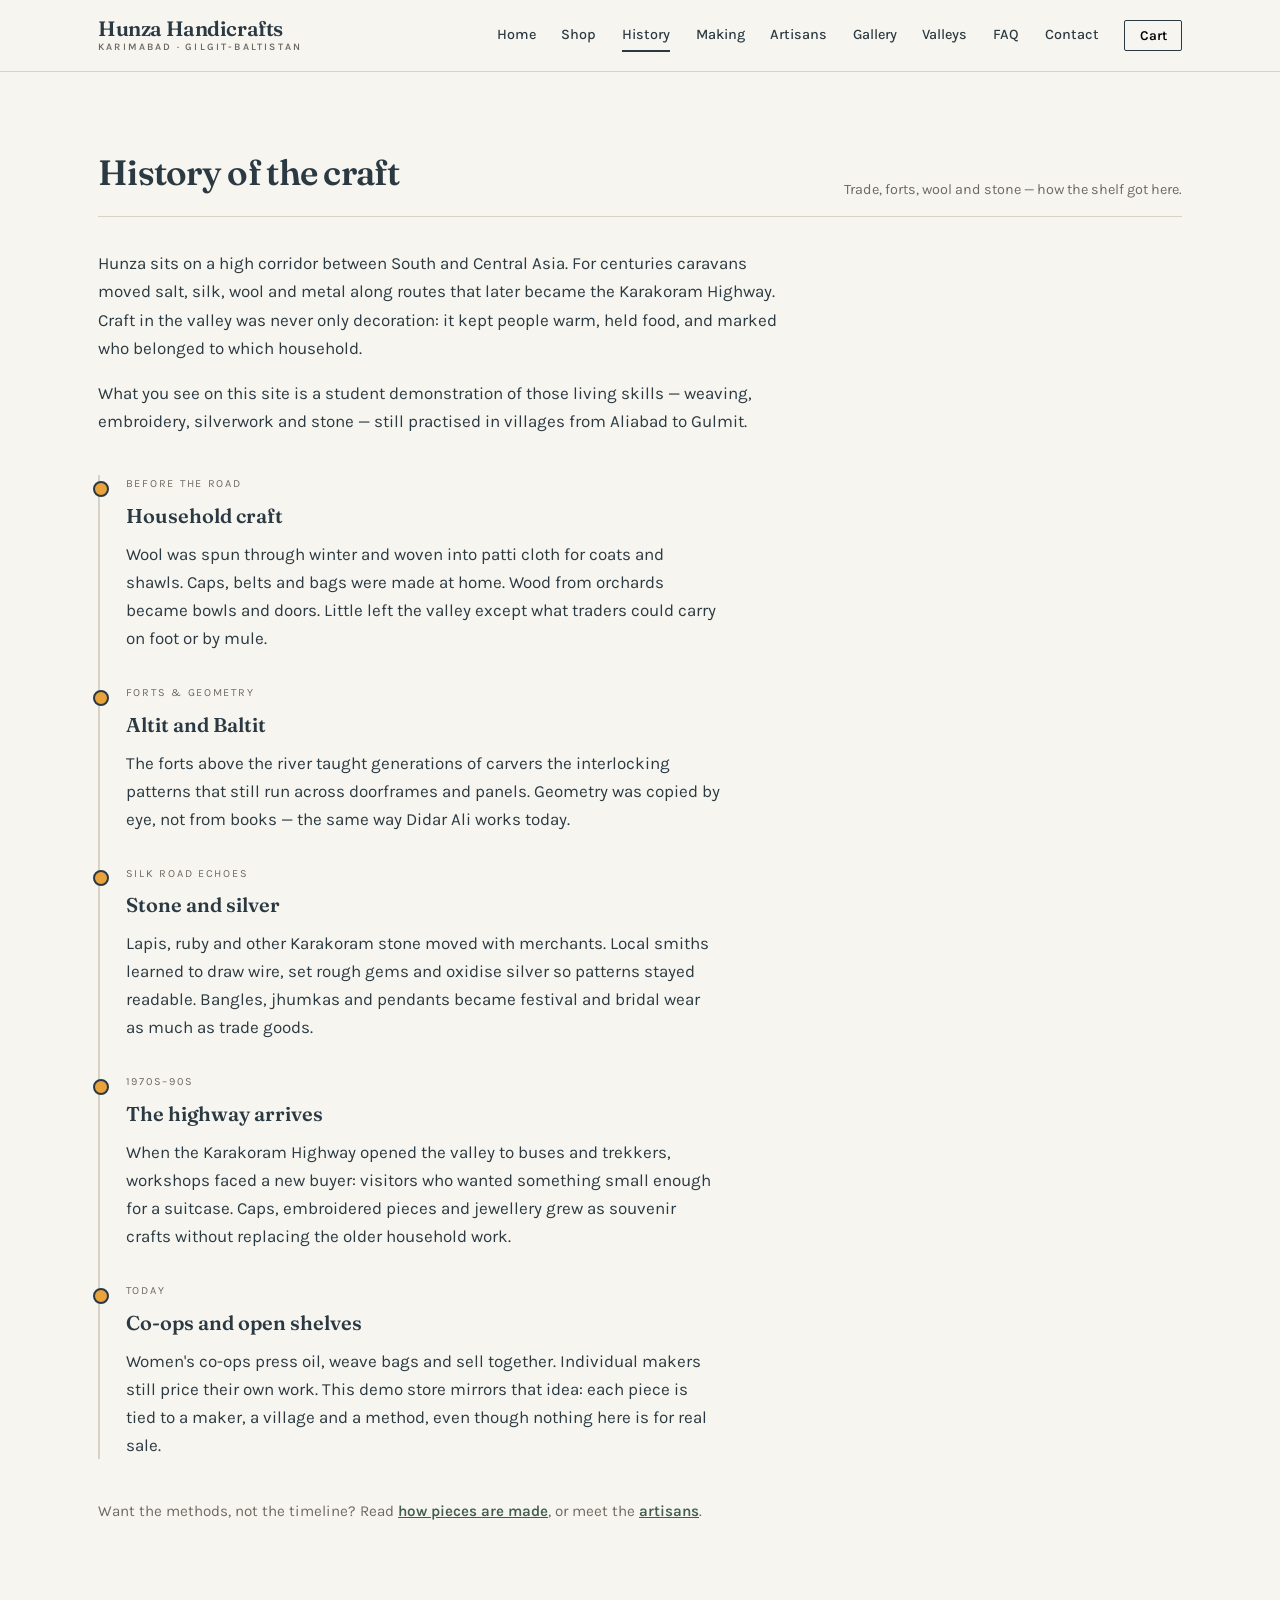
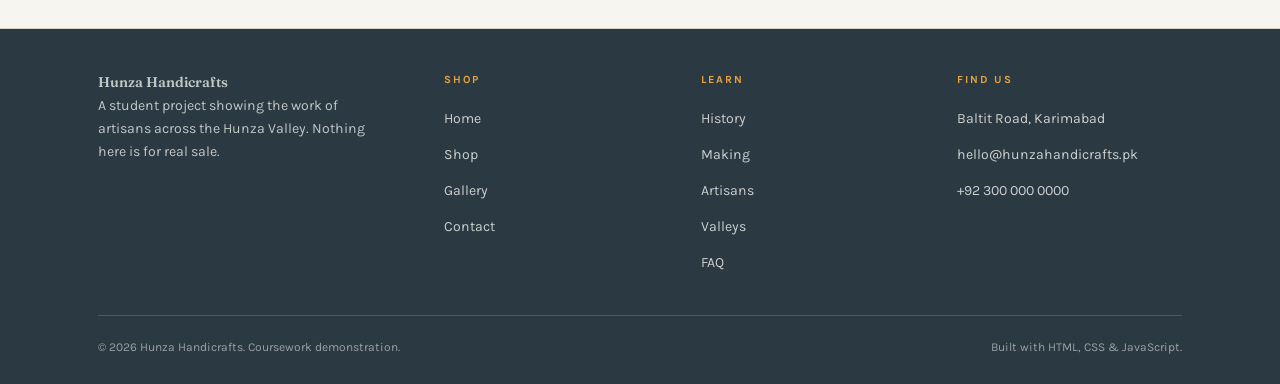
<file: history.html>
<!DOCTYPE html>
<html lang="en">
<head>
<meta charset="UTF-8">
<meta name="viewport" content="width=device-width, initial-scale=1">
<title>History &mdash; Hunza Handicrafts</title>
<meta name="description" content="How craft grew along the Hunza Valley — from Silk Road trade to today's workshops.">
<link rel="preconnect" href="https://fonts.googleapis.com">
<link rel="preconnect" href="https://fonts.gstatic.com" crossorigin>
<link href="https://fonts.googleapis.com/css2?family=Fraunces:ital,opsz,wght@0,9..144,400;0,600;1,600&family=Karla:wght@400;500;600;700&display=swap" rel="stylesheet">
<link rel="stylesheet" href="css/style.css">
</head>
<body>

<header class="site-header">
  <div class="wrap header-inner">
    <a class="logo" href="index.html">Hunza Handicrafts<span>Karimabad &middot; Gilgit-Baltistan</span></a>
    <button class="nav-toggle" id="navToggle" aria-label="Open menu">&#9776;</button>
    <nav class="nav" id="nav">
      <a href="index.html">Home</a>
      <a href="products.html">Shop</a>
      <a href="history.html" aria-current="page">History</a>
      <a href="process.html">Making</a>
      <a href="about.html">Artisans</a>
      <a href="gallery.html">Gallery</a>
      <a href="valleys.html">Valleys</a>
      <a href="faq.html">FAQ</a>
      <a href="contact.html">Contact</a>
      <button class="cart-btn" id="cartOpen">Cart <span class="count" id="cartCount" style="display:none">0</span></button>
    </nav>
  </div>
</header>

<main>
<section class="section">
  <div class="wrap">
    <div class="section-head">
      <h2>History of the craft</h2>
      <p>Trade, forts, wool and stone — how the shelf got here.</p>
    </div>

    <div class="prose">
      <p>Hunza sits on a high corridor between South and Central Asia. For centuries caravans moved salt, silk, wool and metal along routes that later became the Karakoram Highway. Craft in the valley was never only decoration: it kept people warm, held food, and marked who belonged to which household.</p>
      <p>What you see on this site is a student demonstration of those living skills — weaving, embroidery, silverwork and stone — still practised in villages from Aliabad to Gulmit.</p>
    </div>

    <ol class="timeline">
      <li>
        <span class="when">Before the road</span>
        <h3>Household craft</h3>
        <p>Wool was spun through winter and woven into patti cloth for coats and shawls. Caps, belts and bags were made at home. Wood from orchards became bowls and doors. Little left the valley except what traders could carry on foot or by mule.</p>
      </li>
      <li>
        <span class="when">Forts &amp; geometry</span>
        <h3>Altit and Baltit</h3>
        <p>The forts above the river taught generations of carvers the interlocking patterns that still run across doorframes and panels. Geometry was copied by eye, not from books — the same way Didar Ali works today.</p>
      </li>
      <li>
        <span class="when">Silk Road echoes</span>
        <h3>Stone and silver</h3>
        <p>Lapis, ruby and other Karakoram stone moved with merchants. Local smiths learned to draw wire, set rough gems and oxidise silver so patterns stayed readable. Bangles, jhumkas and pendants became festival and bridal wear as much as trade goods.</p>
      </li>
      <li>
        <span class="when">1970s–90s</span>
        <h3>The highway arrives</h3>
        <p>When the Karakoram Highway opened the valley to buses and trekkers, workshops faced a new buyer: visitors who wanted something small enough for a suitcase. Caps, embroidered pieces and jewellery grew as souvenir crafts without replacing the older household work.</p>
      </li>
      <li>
        <span class="when">Today</span>
        <h3>Co-ops and open shelves</h3>
        <p>Women's co-ops press oil, weave bags and sell together. Individual makers still price their own work. This demo store mirrors that idea: each piece is tied to a maker, a village and a method, even though nothing here is for real sale.</p>
      </li>
    </ol>

    <p class="page-cta">Want the methods, not the timeline? Read <a href="process.html">how pieces are made</a>, or meet the <a href="about.html">artisans</a>.</p>
  </div>
</section>
</main>

<footer class="site-footer">
  <div class="wrap">
    <div class="foot-grid">
      <div>
        <p class="foot-mark">Hunza Handicrafts</p>
        <p>A student project showing the work of artisans across the Hunza Valley. Nothing here is for real sale.</p>
      </div>
      <div>
        <h4>Shop</h4>
        <ul>
          <li><a href="index.html">Home</a></li>
          <li><a href="products.html">Shop</a></li>
          <li><a href="gallery.html">Gallery</a></li>
          <li><a href="contact.html">Contact</a></li>
        </ul>
      </div>
      <div>
        <h4>Learn</h4>
        <ul>
          <li><a href="history.html">History</a></li>
          <li><a href="process.html">Making</a></li>
          <li><a href="about.html">Artisans</a></li>
          <li><a href="valleys.html">Valleys</a></li>
          <li><a href="faq.html">FAQ</a></li>
        </ul>
      </div>
      <div>
        <h4>Find us</h4>
        <ul>
          <li><a href="contact.html">Baltit Road, Karimabad</a></li>
          <li><a href="contact.html">hello@hunzahandicrafts.pk</a></li>
          <li><a href="contact.html">+92 300 000 0000</a></li>
        </ul>
      </div>
    </div>
    <div class="copy">
      <span>&copy; 2026 Hunza Handicrafts. Coursework demonstration.</span>
      <span>Built with HTML, CSS &amp; JavaScript.</span>
    </div>
  </div>
</footer>

<div class="overlay" id="overlay"></div>
<aside class="cart" id="cart" aria-label="Shopping cart">
  <div class="cart-head">
    <h2>Your cart</h2>
    <button class="close" id="cartClose" aria-label="Close cart">&times;</button>
  </div>
  <div class="cart-items" id="cartItems"></div>
  <div class="cart-foot">
    <div class="total"><span>Total</span><span id="cartTotal">Rs 0</span></div>
    <button class="btn" id="checkout">Checkout</button>
    <p class="note">Demo store &mdash; no payment is taken.</p>
  </div>
</aside>

<script src="js/main.js"></script>
</body>
</html>
</file>
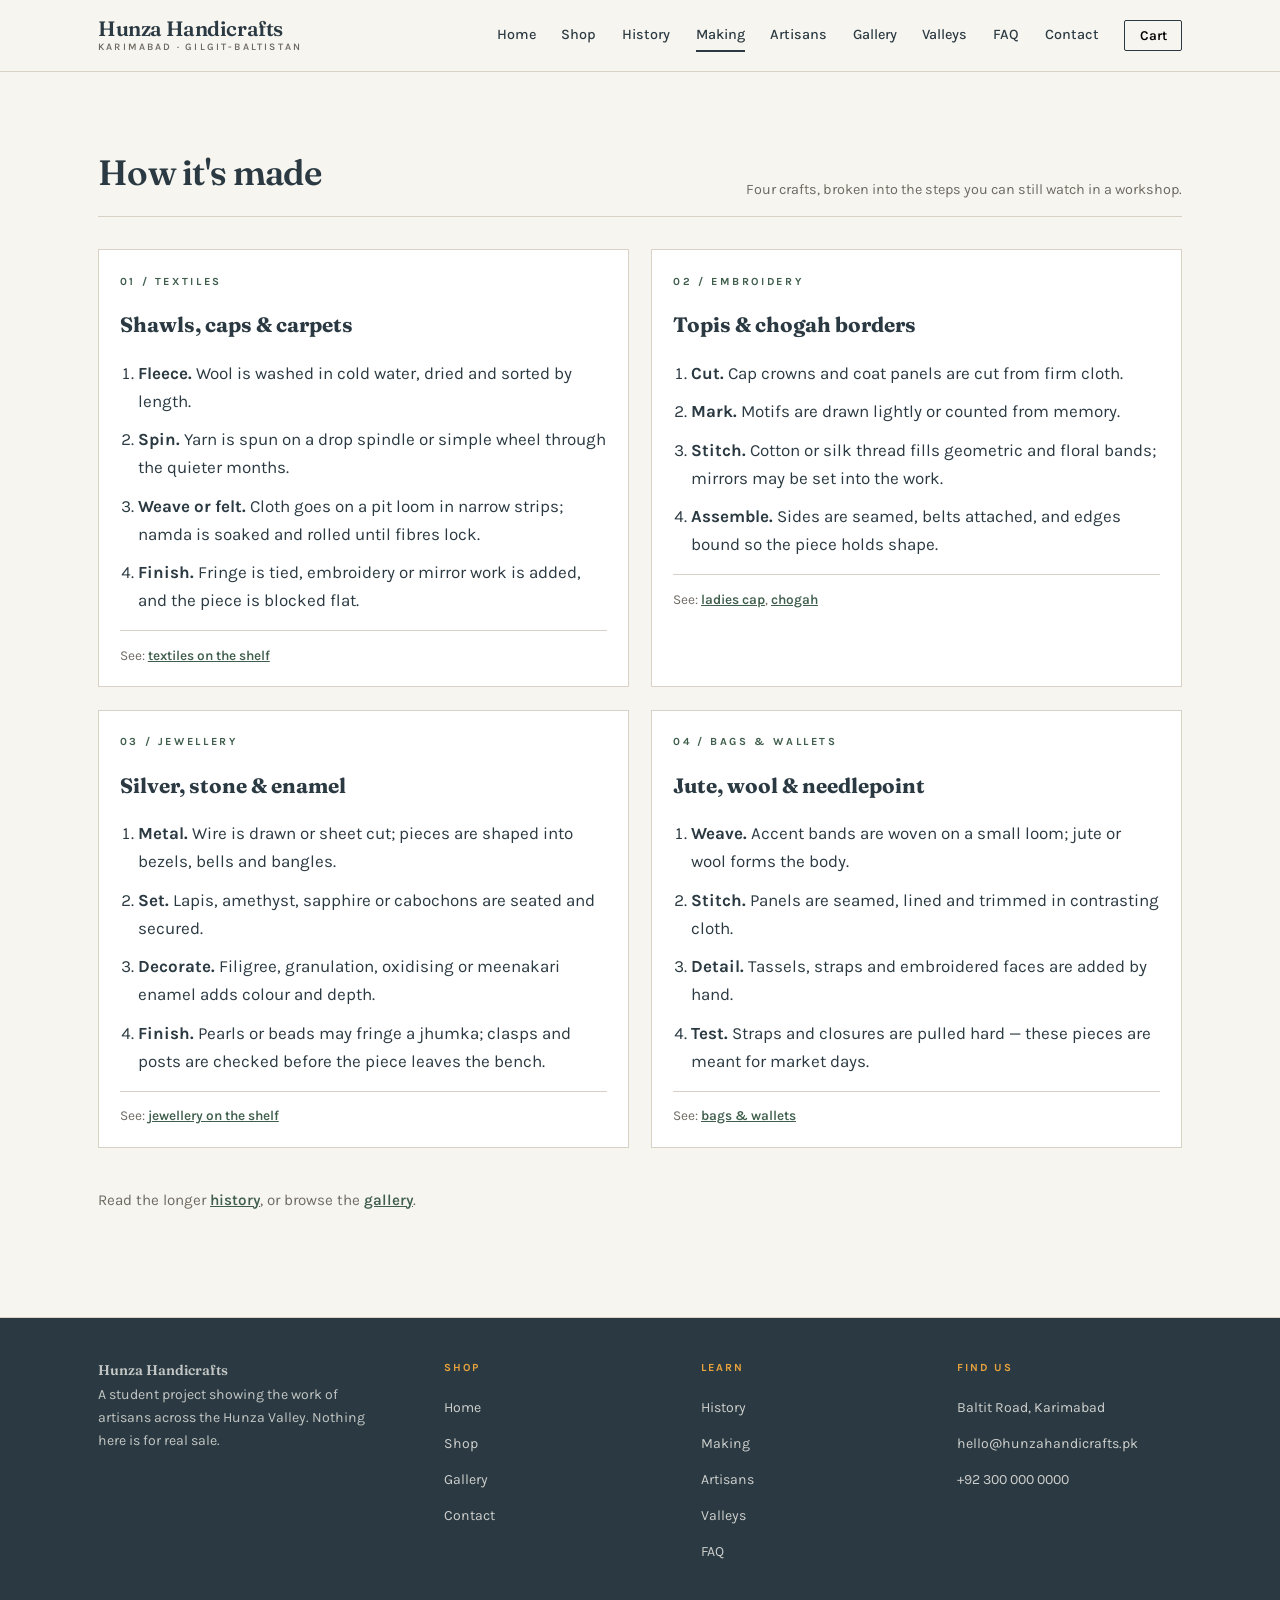
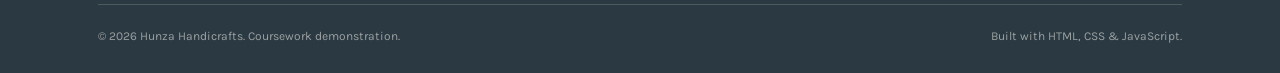
<file: process.html>
<!DOCTYPE html>
<html lang="en">
<head>
<meta charset="UTF-8">
<meta name="viewport" content="width=device-width, initial-scale=1">
<title>How it's made &mdash; Hunza Handicrafts</title>
<meta name="description" content="Step-by-step: weaving, embroidery, silverwork and bags from Hunza workshops.">
<link rel="preconnect" href="https://fonts.googleapis.com">
<link rel="preconnect" href="https://fonts.gstatic.com" crossorigin>
<link href="https://fonts.googleapis.com/css2?family=Fraunces:ital,opsz,wght@0,9..144,400;0,600;1,600&family=Karla:wght@400;500;600;700&display=swap" rel="stylesheet">
<link rel="stylesheet" href="css/style.css">
</head>
<body>

<header class="site-header">
  <div class="wrap header-inner">
    <a class="logo" href="index.html">Hunza Handicrafts<span>Karimabad &middot; Gilgit-Baltistan</span></a>
    <button class="nav-toggle" id="navToggle" aria-label="Open menu">&#9776;</button>
    <nav class="nav" id="nav">
      <a href="index.html">Home</a>
      <a href="products.html">Shop</a>
      <a href="history.html">History</a>
      <a href="process.html" aria-current="page">Making</a>
      <a href="about.html">Artisans</a>
      <a href="gallery.html">Gallery</a>
      <a href="valleys.html">Valleys</a>
      <a href="faq.html">FAQ</a>
      <a href="contact.html">Contact</a>
      <button class="cart-btn" id="cartOpen">Cart <span class="count" id="cartCount" style="display:none">0</span></button>
    </nav>
  </div>
</header>

<main>
<section class="section">
  <div class="wrap">
    <div class="section-head">
      <h2>How it's made</h2>
      <p>Four crafts, broken into the steps you can still watch in a workshop.</p>
    </div>

    <div class="craft-blocks">
      <article class="craft-block">
        <p class="eyebrow">01 / Textiles</p>
        <h3>Shawls, caps &amp; carpets</h3>
        <ol class="steps">
          <li><strong>Fleece.</strong> Wool is washed in cold water, dried and sorted by length.</li>
          <li><strong>Spin.</strong> Yarn is spun on a drop spindle or simple wheel through the quieter months.</li>
          <li><strong>Weave or felt.</strong> Cloth goes on a pit loom in narrow strips; namda is soaked and rolled until fibres lock.</li>
          <li><strong>Finish.</strong> Fringe is tied, embroidery or mirror work is added, and the piece is blocked flat.</li>
        </ol>
        <p class="see-also">See: <a href="products.html?cat=textiles">textiles on the shelf</a></p>
      </article>

      <article class="craft-block">
        <p class="eyebrow">02 / Embroidery</p>
        <h3>Topis &amp; chogah borders</h3>
        <ol class="steps">
          <li><strong>Cut.</strong> Cap crowns and coat panels are cut from firm cloth.</li>
          <li><strong>Mark.</strong> Motifs are drawn lightly or counted from memory.</li>
          <li><strong>Stitch.</strong> Cotton or silk thread fills geometric and floral bands; mirrors may be set into the work.</li>
          <li><strong>Assemble.</strong> Sides are seamed, belts attached, and edges bound so the piece holds shape.</li>
        </ol>
        <p class="see-also">See: <a href="product.html?id=p2">ladies cap</a>, <a href="product.html?id=p6">chogah</a></p>
      </article>

      <article class="craft-block">
        <p class="eyebrow">03 / Jewellery</p>
        <h3>Silver, stone &amp; enamel</h3>
        <ol class="steps">
          <li><strong>Metal.</strong> Wire is drawn or sheet cut; pieces are shaped into bezels, bells and bangles.</li>
          <li><strong>Set.</strong> Lapis, amethyst, sapphire or cabochons are seated and secured.</li>
          <li><strong>Decorate.</strong> Filigree, granulation, oxidising or meenakari enamel adds colour and depth.</li>
          <li><strong>Finish.</strong> Pearls or beads may fringe a jhumka; clasps and posts are checked before the piece leaves the bench.</li>
        </ol>
        <p class="see-also">See: <a href="products.html?cat=jewellery">jewellery on the shelf</a></p>
      </article>

      <article class="craft-block">
        <p class="eyebrow">04 / Bags &amp; wallets</p>
        <h3>Jute, wool &amp; needlepoint</h3>
        <ol class="steps">
          <li><strong>Weave.</strong> Accent bands are woven on a small loom; jute or wool forms the body.</li>
          <li><strong>Stitch.</strong> Panels are seamed, lined and trimmed in contrasting cloth.</li>
          <li><strong>Detail.</strong> Tassels, straps and embroidered faces are added by hand.</li>
          <li><strong>Test.</strong> Straps and closures are pulled hard — these pieces are meant for market days.</li>
        </ol>
        <p class="see-also">See: <a href="products.html?cat=accessories">bags &amp; wallets</a></p>
      </article>
    </div>

    <p class="page-cta">Read the longer <a href="history.html">history</a>, or browse the <a href="gallery.html">gallery</a>.</p>
  </div>
</section>
</main>

<footer class="site-footer">
  <div class="wrap">
    <div class="foot-grid">
      <div>
        <p class="foot-mark">Hunza Handicrafts</p>
        <p>A student project showing the work of artisans across the Hunza Valley. Nothing here is for real sale.</p>
      </div>
      <div>
        <h4>Shop</h4>
        <ul>
          <li><a href="index.html">Home</a></li>
          <li><a href="products.html">Shop</a></li>
          <li><a href="gallery.html">Gallery</a></li>
          <li><a href="contact.html">Contact</a></li>
        </ul>
      </div>
      <div>
        <h4>Learn</h4>
        <ul>
          <li><a href="history.html">History</a></li>
          <li><a href="process.html">Making</a></li>
          <li><a href="about.html">Artisans</a></li>
          <li><a href="valleys.html">Valleys</a></li>
          <li><a href="faq.html">FAQ</a></li>
        </ul>
      </div>
      <div>
        <h4>Find us</h4>
        <ul>
          <li><a href="contact.html">Baltit Road, Karimabad</a></li>
          <li><a href="contact.html">hello@hunzahandicrafts.pk</a></li>
          <li><a href="contact.html">+92 300 000 0000</a></li>
        </ul>
      </div>
    </div>
    <div class="copy">
      <span>&copy; 2026 Hunza Handicrafts. Coursework demonstration.</span>
      <span>Built with HTML, CSS &amp; JavaScript.</span>
    </div>
  </div>
</footer>

<div class="overlay" id="overlay"></div>
<aside class="cart" id="cart" aria-label="Shopping cart">
  <div class="cart-head">
    <h2>Your cart</h2>
    <button class="close" id="cartClose" aria-label="Close cart">&times;</button>
  </div>
  <div class="cart-items" id="cartItems"></div>
  <div class="cart-foot">
    <div class="total"><span>Total</span><span id="cartTotal">Rs 0</span></div>
    <button class="btn" id="checkout">Checkout</button>
    <p class="note">Demo store &mdash; no payment is taken.</p>
  </div>
</aside>

<script src="js/main.js"></script>
</body>
</html>
</file>
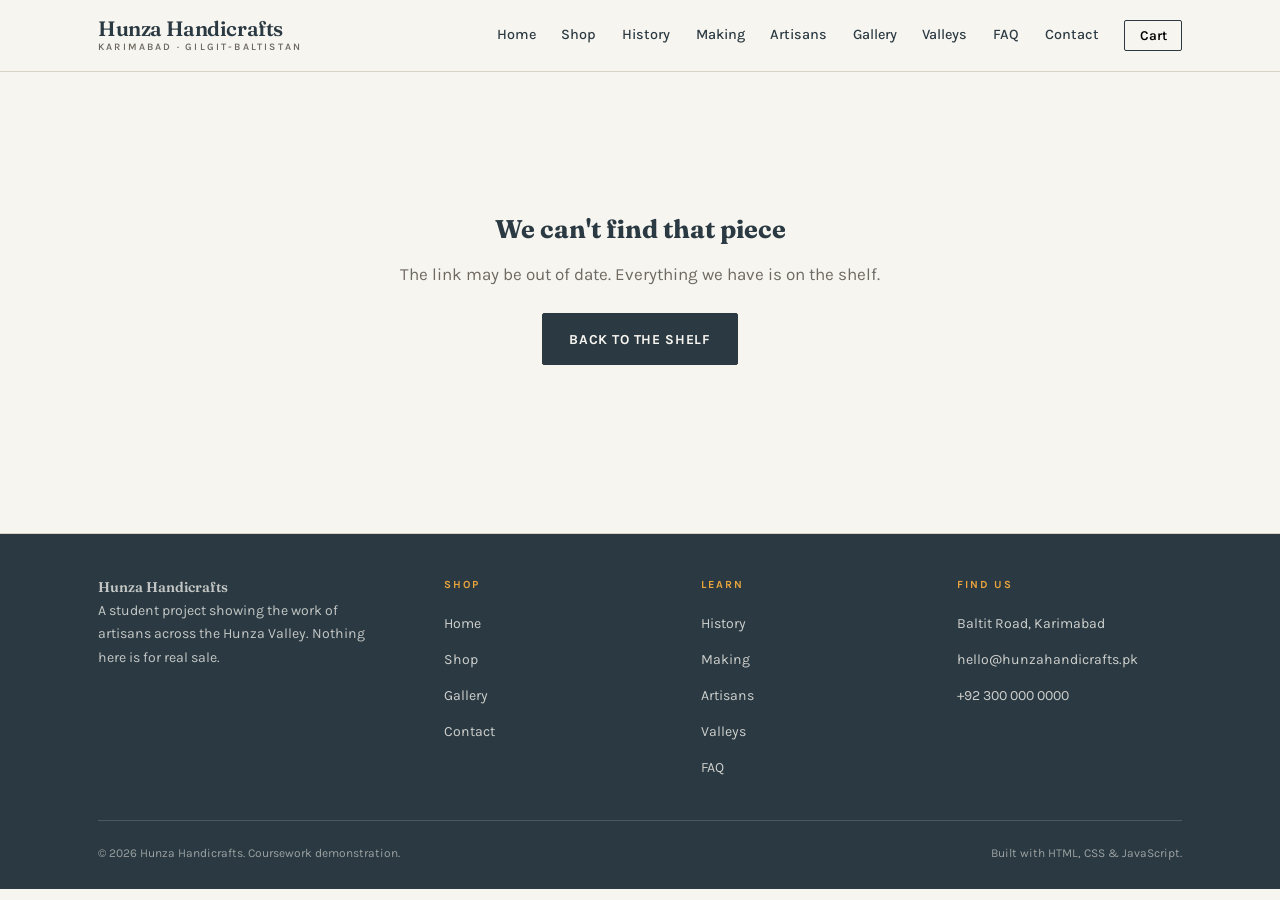
<file: product.html>
﻿<!DOCTYPE html>
<html lang="en">
<head>
<meta charset="UTF-8">
<meta name="viewport" content="width=device-width, initial-scale=1">
<title>Product &mdash; Hunza Handicrafts</title>
<meta name="description" content="A single handmade piece from the Hunza Valley â€” its maker, materials and method.">
<link rel="preconnect" href="https://fonts.googleapis.com">
<link rel="preconnect" href="https://fonts.gstatic.com" crossorigin>
<link href="https://fonts.googleapis.com/css2?family=Fraunces:ital,opsz,wght@0,9..144,400;0,600;1,600&family=Karla:wght@400;500;600;700&display=swap" rel="stylesheet">
<link rel="stylesheet" href="css/style.css">
</head>
<body>

<header class="site-header">
  <div class="wrap header-inner">
    <a class="logo" href="index.html">Hunza Handicrafts<span>Karimabad &middot; Gilgit-Baltistan</span></a>
    <button class="nav-toggle" id="navToggle" aria-label="Open menu">&#9776;</button>
        <nav class="nav" id="nav">
      <a href="index.html">Home</a>
      <a href="products.html">Shop</a>
      <a href="history.html">History</a>
      <a href="process.html">Making</a>
      <a href="about.html">Artisans</a>
      <a href="gallery.html">Gallery</a>
      <a href="valleys.html">Valleys</a>
      <a href="faq.html">FAQ</a>
      <a href="contact.html">Contact</a>
      <button class="cart-btn" id="cartOpen">Cart <span class="count" id="cartCount" style="display:none">0</span></button>
    </nav>
  </div>
</header>

<main>
<section class="section">
  <div class="wrap" id="detail"></div>
</section>
</main>

<footer class="site-footer">
  <div class="wrap">
    <div class="foot-grid">
      <div>
        <p class="foot-mark">Hunza Handicrafts</p>
        <p>A student project showing the work of artisans across the Hunza Valley. Nothing here is for real sale.</p>
      </div>
      <div>
        <h4>Shop</h4>
        <ul>
          <li><a href="index.html">Home</a></li>
          <li><a href="products.html">Shop</a></li>
          <li><a href="gallery.html">Gallery</a></li>
          <li><a href="contact.html">Contact</a></li>
        </ul>
      </div>
      <div>
        <h4>Learn</h4>
        <ul>
          <li><a href="history.html">History</a></li>
          <li><a href="process.html">Making</a></li>
          <li><a href="about.html">Artisans</a></li>
          <li><a href="valleys.html">Valleys</a></li>
          <li><a href="faq.html">FAQ</a></li>
        </ul>
      </div>
      <div>
        <h4>Find us</h4>
        <ul>
          <li><a href="contact.html">Baltit Road, Karimabad</a></li>
          <li><a href="contact.html">hello@hunzahandicrafts.pk</a></li>
          <li><a href="contact.html">+92 300 000 0000</a></li>
        </ul>
      </div>
    </div>
    <div class="copy">
      <span>&copy; 2026 Hunza Handicrafts. Coursework demonstration.</span>
      <span>Built with HTML, CSS &amp; JavaScript.</span>
    </div>
  </div>
</footer>

<div class="overlay" id="overlay"></div>
<aside class="cart" id="cart" aria-label="Shopping cart">
  <div class="cart-head">
    <h2>Your cart</h2>
    <button class="close" id="cartClose" aria-label="Close cart">&times;</button>
  </div>
  <div class="cart-items" id="cartItems"></div>
  <div class="cart-foot">
    <div class="total"><span>Total</span><span id="cartTotal">Rs 0</span></div>
    <button class="btn" id="checkout">Checkout</button>
    <p class="note">Demo store &mdash; no payment is taken.</p>
  </div>
</aside>

<script src="js/main.js"></script>
</body>
</html>
</file>
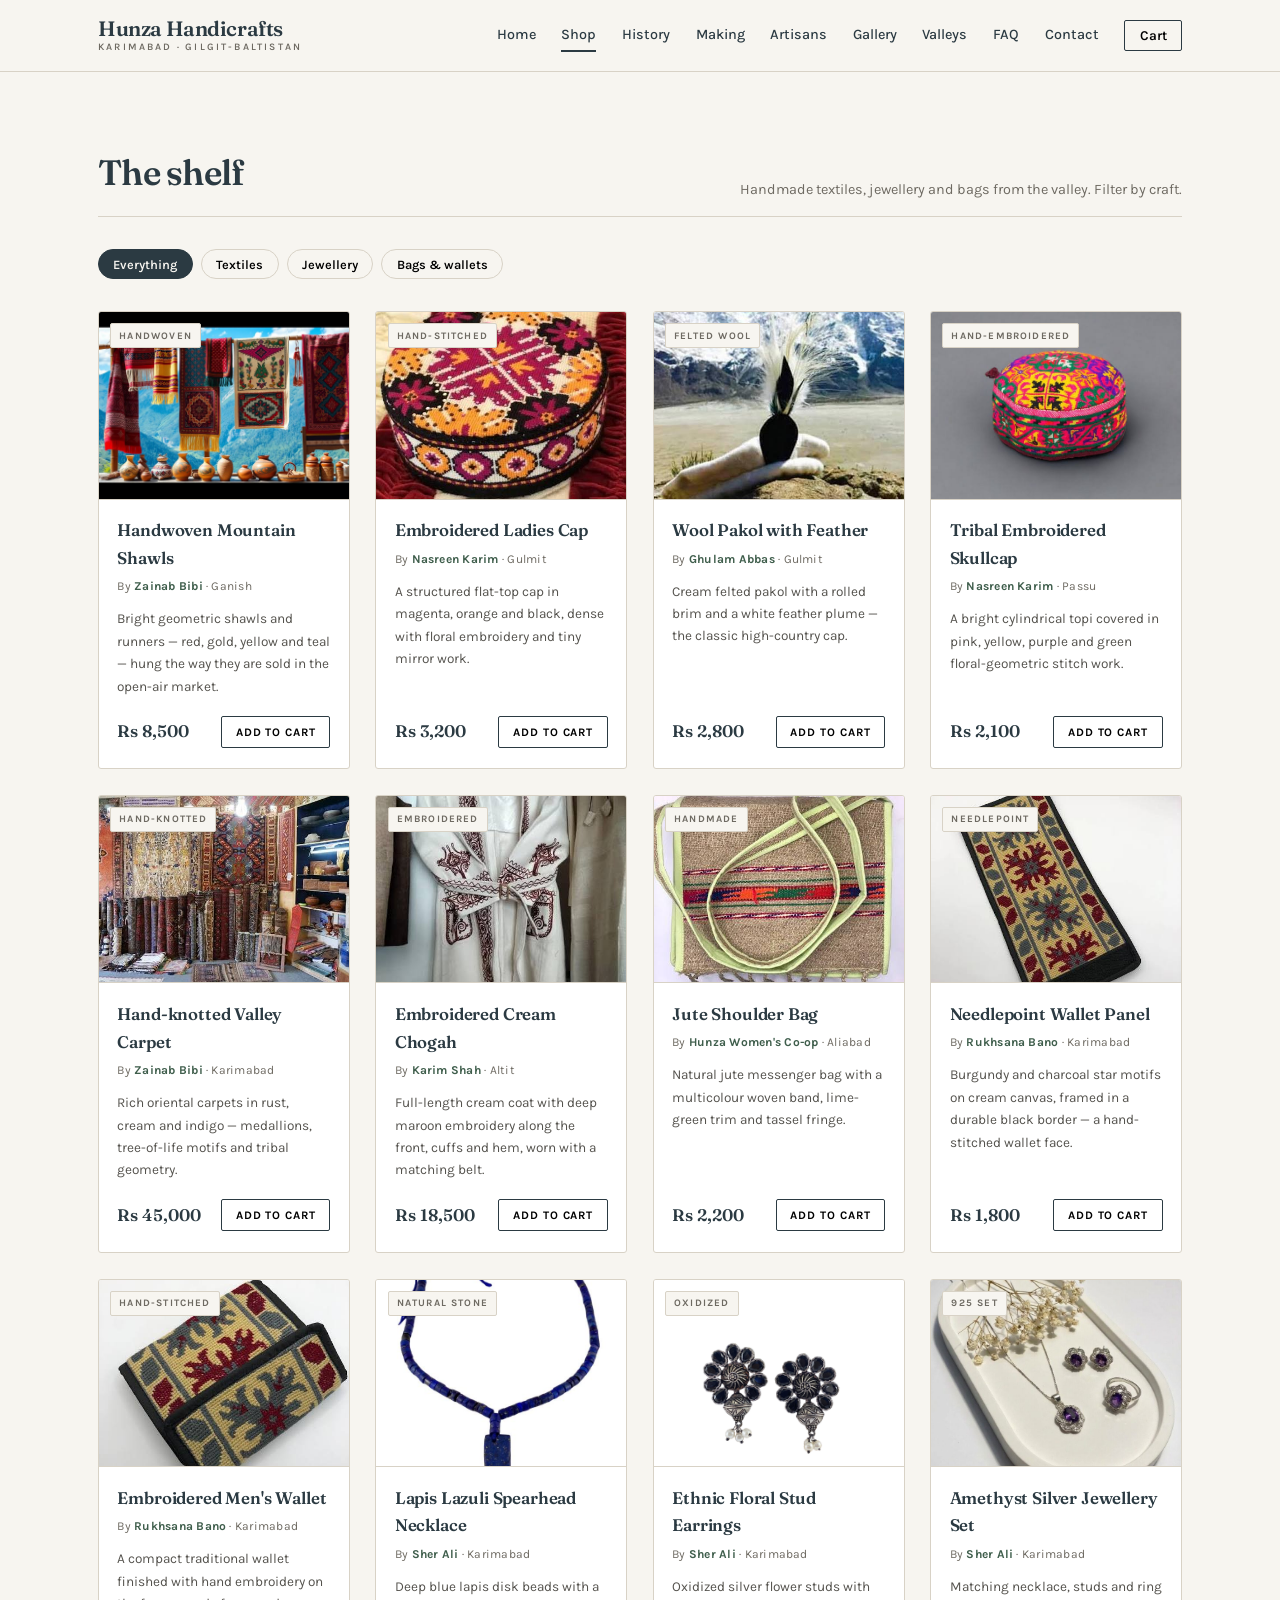
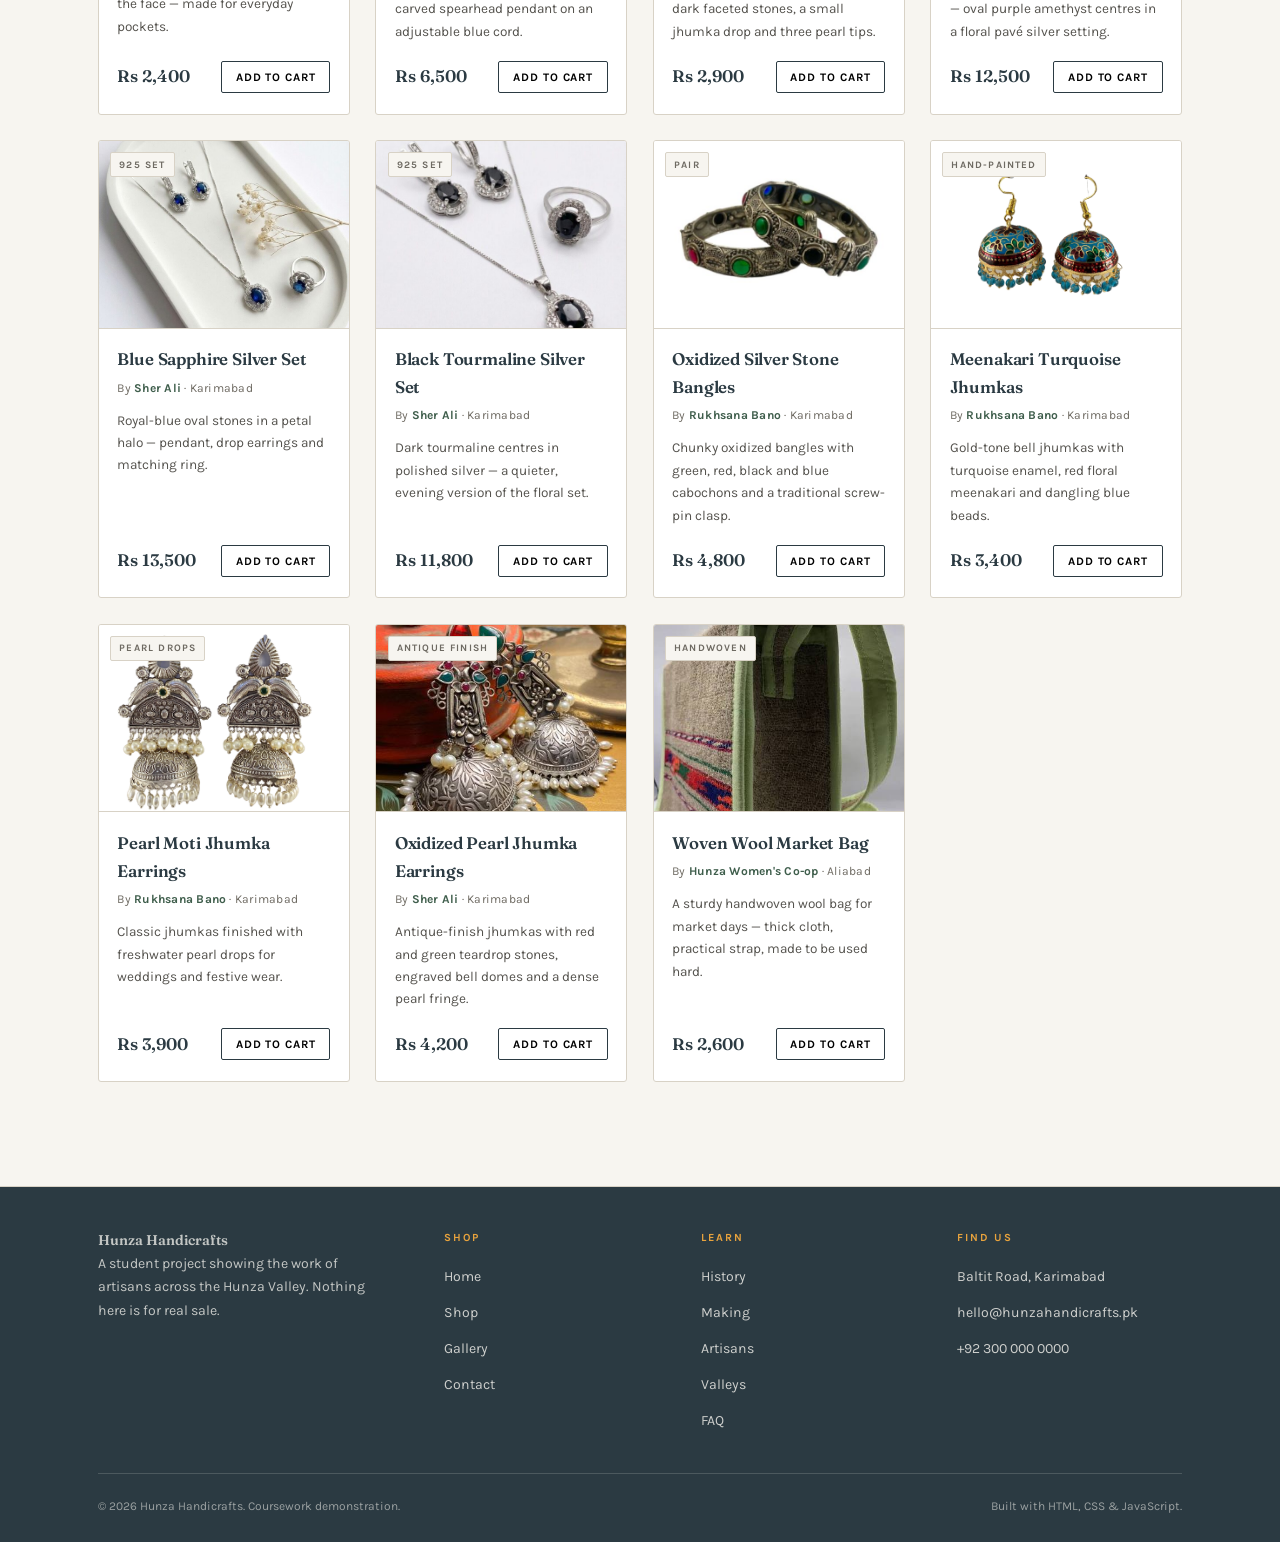
<file: products.html>
﻿<!DOCTYPE html>
<html lang="en">
<head>
<meta charset="UTF-8">
<meta name="viewport" content="width=device-width, initial-scale=1">
<title>Shop &mdash; Hunza Handicrafts</title>
<meta name="description" content="Browse handmade textiles, jewellery, bags and wallets from Hunza artisans.">
<link rel="preconnect" href="https://fonts.googleapis.com">
<link rel="preconnect" href="https://fonts.gstatic.com" crossorigin>
<link href="https://fonts.googleapis.com/css2?family=Fraunces:ital,opsz,wght@0,9..144,400;0,600;1,600&family=Karla:wght@400;500;600;700&display=swap" rel="stylesheet">
<link rel="stylesheet" href="css/style.css">
</head>
<body>

<header class="site-header">
  <div class="wrap header-inner">
    <a class="logo" href="index.html">Hunza Handicrafts<span>Karimabad &middot; Gilgit-Baltistan</span></a>
    <button class="nav-toggle" id="navToggle" aria-label="Open menu">&#9776;</button>
        <nav class="nav" id="nav">
      <a href="index.html">Home</a>
      <a href="products.html" aria-current="page">Shop</a>
      <a href="history.html">History</a>
      <a href="process.html">Making</a>
      <a href="about.html">Artisans</a>
      <a href="gallery.html">Gallery</a>
      <a href="valleys.html">Valleys</a>
      <a href="faq.html">FAQ</a>
      <a href="contact.html">Contact</a>
      <button class="cart-btn" id="cartOpen">Cart <span class="count" id="cartCount" style="display:none">0</span></button>
    </nav>
  </div>
</header>

<main>
<section class="section">
  <div class="wrap">
    <div class="section-head">
      <h2>The shelf</h2>
      <p>Handmade textiles, jewellery and bags from the valley. Filter by craft.</p>
    </div>

    <div class="filters">
      <button class="chip" data-filter="all" aria-pressed="true">Everything</button>
      <button class="chip" data-filter="textiles" aria-pressed="false">Textiles</button>
      <button class="chip" data-filter="jewellery" aria-pressed="false">Jewellery</button>
      <button class="chip" data-filter="accessories" aria-pressed="false">Bags &amp; wallets</button>
    </div>

    <div class="products" id="productGrid"></div>
  </div>
</section>
</main>

<footer class="site-footer">
  <div class="wrap">
    <div class="foot-grid">
      <div>
        <p class="foot-mark">Hunza Handicrafts</p>
        <p>A student project showing the work of artisans across the Hunza Valley. Nothing here is for real sale.</p>
      </div>
      <div>
        <h4>Shop</h4>
        <ul>
          <li><a href="index.html">Home</a></li>
          <li><a href="products.html">Shop</a></li>
          <li><a href="gallery.html">Gallery</a></li>
          <li><a href="contact.html">Contact</a></li>
        </ul>
      </div>
      <div>
        <h4>Learn</h4>
        <ul>
          <li><a href="history.html">History</a></li>
          <li><a href="process.html">Making</a></li>
          <li><a href="about.html">Artisans</a></li>
          <li><a href="valleys.html">Valleys</a></li>
          <li><a href="faq.html">FAQ</a></li>
        </ul>
      </div>
      <div>
        <h4>Find us</h4>
        <ul>
          <li><a href="contact.html">Baltit Road, Karimabad</a></li>
          <li><a href="contact.html">hello@hunzahandicrafts.pk</a></li>
          <li><a href="contact.html">+92 300 000 0000</a></li>
        </ul>
      </div>
    </div>
    <div class="copy">
      <span>&copy; 2026 Hunza Handicrafts. Coursework demonstration.</span>
      <span>Built with HTML, CSS &amp; JavaScript.</span>
    </div>
  </div>
</footer>

<div class="overlay" id="overlay"></div>
<aside class="cart" id="cart" aria-label="Shopping cart">
  <div class="cart-head">
    <h2>Your cart</h2>
    <button class="close" id="cartClose" aria-label="Close cart">&times;</button>
  </div>
  <div class="cart-items" id="cartItems"></div>
  <div class="cart-foot">
    <div class="total"><span>Total</span><span id="cartTotal">Rs 0</span></div>
    <button class="btn" id="checkout">Checkout</button>
    <p class="note">Demo store &mdash; no payment is taken.</p>
  </div>
</aside>

<script src="js/main.js"></script>
</body>
</html>
</file>
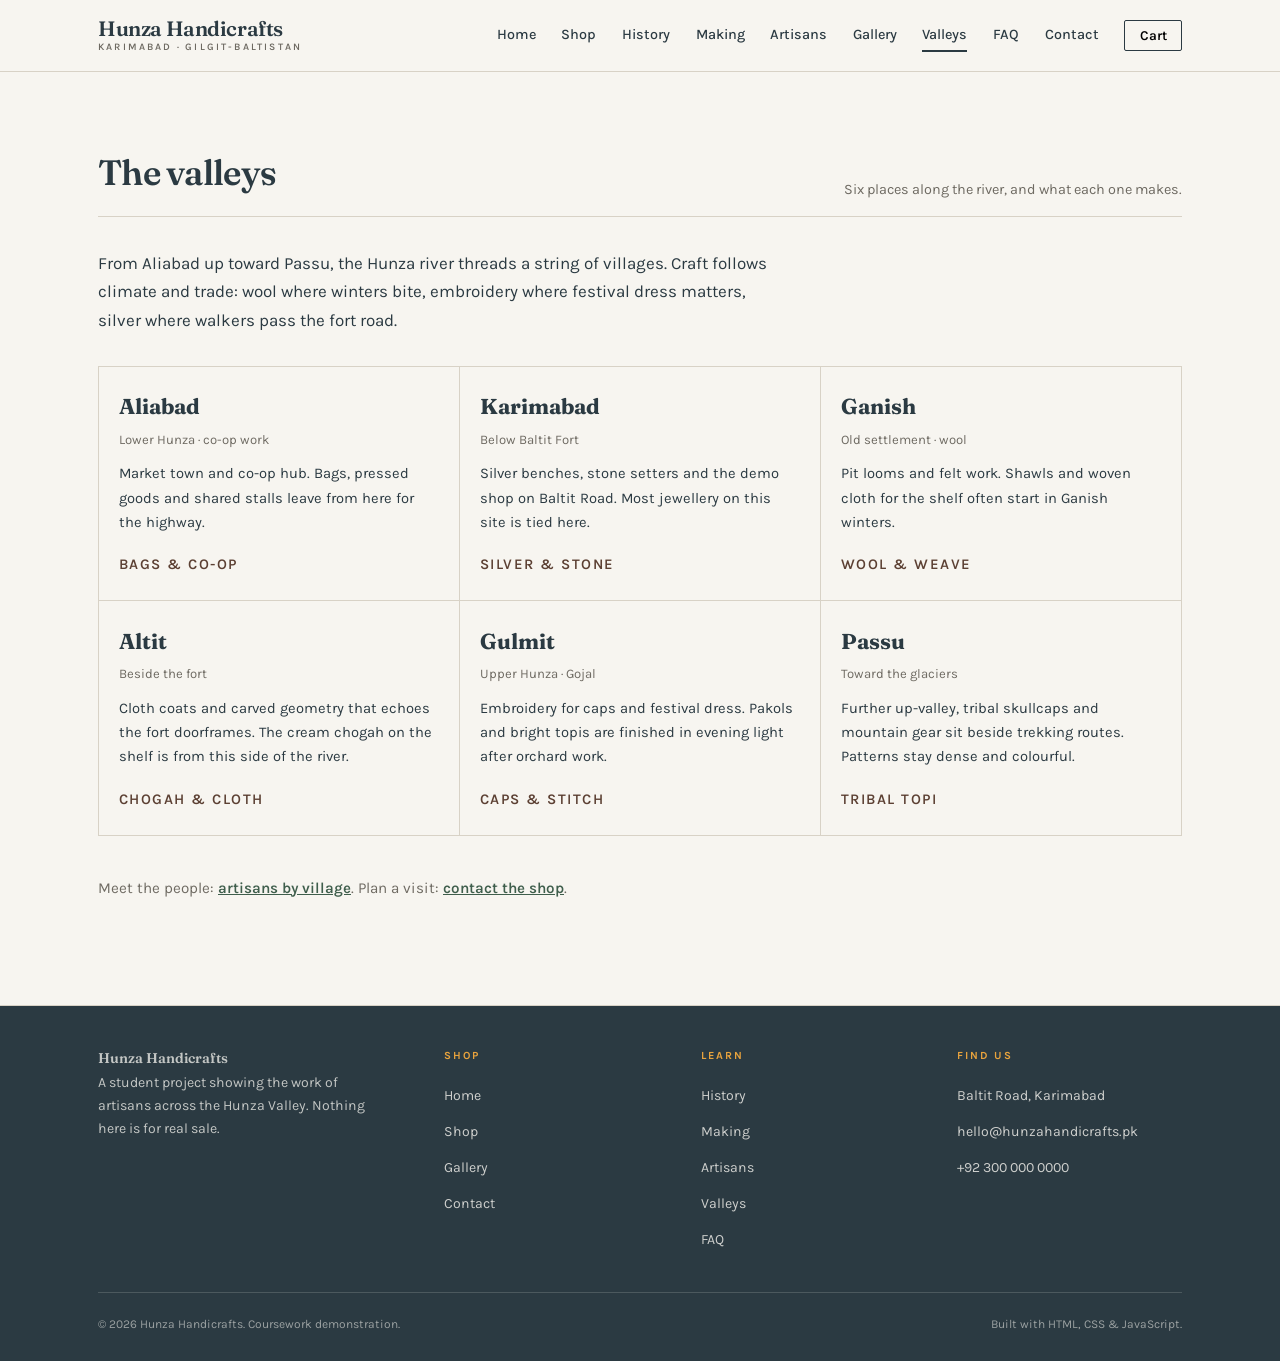
<file: valleys.html>
<!DOCTYPE html>
<html lang="en">
<head>
<meta charset="UTF-8">
<meta name="viewport" content="width=device-width, initial-scale=1">
<title>Valleys &mdash; Hunza Handicrafts</title>
<meta name="description" content="Villages along the Hunza river and the crafts each one is known for.">
<link rel="preconnect" href="https://fonts.googleapis.com">
<link rel="preconnect" href="https://fonts.gstatic.com" crossorigin>
<link href="https://fonts.googleapis.com/css2?family=Fraunces:ital,opsz,wght@0,9..144,400;0,600;1,600&family=Karla:wght@400;500;600;700&display=swap" rel="stylesheet">
<link rel="stylesheet" href="css/style.css">
</head>
<body>

<header class="site-header">
  <div class="wrap header-inner">
    <a class="logo" href="index.html">Hunza Handicrafts<span>Karimabad &middot; Gilgit-Baltistan</span></a>
    <button class="nav-toggle" id="navToggle" aria-label="Open menu">&#9776;</button>
    <nav class="nav" id="nav">
      <a href="index.html">Home</a>
      <a href="products.html">Shop</a>
      <a href="history.html">History</a>
      <a href="process.html">Making</a>
      <a href="about.html">Artisans</a>
      <a href="gallery.html">Gallery</a>
      <a href="valleys.html" aria-current="page">Valleys</a>
      <a href="faq.html">FAQ</a>
      <a href="contact.html">Contact</a>
      <button class="cart-btn" id="cartOpen">Cart <span class="count" id="cartCount" style="display:none">0</span></button>
    </nav>
  </div>
</header>

<main>
<section class="section">
  <div class="wrap">
    <div class="section-head">
      <h2>The valleys</h2>
      <p>Six places along the river, and what each one makes.</p>
    </div>

    <div class="prose">
      <p>From Aliabad up toward Passu, the Hunza river threads a string of villages. Craft follows climate and trade: wool where winters bite, embroidery where festival dress matters, silver where walkers pass the fort road.</p>
    </div>

    <div class="valley-cards">
      <article class="valley-card">
        <h3>Aliabad</h3>
        <p class="place">Lower Hunza &middot; co-op work</p>
        <p>Market town and co-op hub. Bags, pressed goods and shared stalls leave from here for the highway.</p>
        <p class="craft-tag">Bags &amp; co-op</p>
      </article>
      <article class="valley-card">
        <h3>Karimabad</h3>
        <p class="place">Below Baltit Fort</p>
        <p>Silver benches, stone setters and the demo shop on Baltit Road. Most jewellery on this site is tied here.</p>
        <p class="craft-tag">Silver &amp; stone</p>
      </article>
      <article class="valley-card">
        <h3>Ganish</h3>
        <p class="place">Old settlement &middot; wool</p>
        <p>Pit looms and felt work. Shawls and woven cloth for the shelf often start in Ganish winters.</p>
        <p class="craft-tag">Wool &amp; weave</p>
      </article>
      <article class="valley-card">
        <h3>Altit</h3>
        <p class="place">Beside the fort</p>
        <p>Cloth coats and carved geometry that echoes the fort doorframes. The cream chogah on the shelf is from this side of the river.</p>
        <p class="craft-tag">Chogah &amp; cloth</p>
      </article>
      <article class="valley-card">
        <h3>Gulmit</h3>
        <p class="place">Upper Hunza &middot; Gojal</p>
        <p>Embroidery for caps and festival dress. Pakols and bright topis are finished in evening light after orchard work.</p>
        <p class="craft-tag">Caps &amp; stitch</p>
      </article>
      <article class="valley-card">
        <h3>Passu</h3>
        <p class="place">Toward the glaciers</p>
        <p>Further up-valley, tribal skullcaps and mountain gear sit beside trekking routes. Patterns stay dense and colourful.</p>
        <p class="craft-tag">Tribal topi</p>
      </article>
    </div>

    <p class="page-cta">Meet the people: <a href="about.html">artisans by village</a>. Plan a visit: <a href="contact.html">contact the shop</a>.</p>
  </div>
</section>
</main>

<footer class="site-footer">
  <div class="wrap">
    <div class="foot-grid">
      <div>
        <p class="foot-mark">Hunza Handicrafts</p>
        <p>A student project showing the work of artisans across the Hunza Valley. Nothing here is for real sale.</p>
      </div>
      <div>
        <h4>Shop</h4>
        <ul>
          <li><a href="index.html">Home</a></li>
          <li><a href="products.html">Shop</a></li>
          <li><a href="gallery.html">Gallery</a></li>
          <li><a href="contact.html">Contact</a></li>
        </ul>
      </div>
      <div>
        <h4>Learn</h4>
        <ul>
          <li><a href="history.html">History</a></li>
          <li><a href="process.html">Making</a></li>
          <li><a href="about.html">Artisans</a></li>
          <li><a href="valleys.html">Valleys</a></li>
          <li><a href="faq.html">FAQ</a></li>
        </ul>
      </div>
      <div>
        <h4>Find us</h4>
        <ul>
          <li><a href="contact.html">Baltit Road, Karimabad</a></li>
          <li><a href="contact.html">hello@hunzahandicrafts.pk</a></li>
          <li><a href="contact.html">+92 300 000 0000</a></li>
        </ul>
      </div>
    </div>
    <div class="copy">
      <span>&copy; 2026 Hunza Handicrafts. Coursework demonstration.</span>
      <span>Built with HTML, CSS &amp; JavaScript.</span>
    </div>
  </div>
</footer>

<div class="overlay" id="overlay"></div>
<aside class="cart" id="cart" aria-label="Shopping cart">
  <div class="cart-head">
    <h2>Your cart</h2>
    <button class="close" id="cartClose" aria-label="Close cart">&times;</button>
  </div>
  <div class="cart-items" id="cartItems"></div>
  <div class="cart-foot">
    <div class="total"><span>Total</span><span id="cartTotal">Rs 0</span></div>
    <button class="btn" id="checkout">Checkout</button>
    <p class="note">Demo store &mdash; no payment is taken.</p>
  </div>
</aside>

<script src="js/main.js"></script>
</body>
</html>
</file>
<file: css/style.css>
﻿/* Hunza Handicrafts & Souvenir Store */

:root {
  --slate: #2B3A42;
  --apricot: #E8A33D;
  --snow: #F7F5F0;
  --walnut: #5C4033;
  --pine: #3F5E4C;
  --line: #D8D2C6;
  --muted: #6E6A62;

  --display: "Fraunces", Georgia, serif;
  --body: "Karla", "Helvetica Neue", Arial, sans-serif;

  --gutter: clamp(1.25rem, 4vw, 3rem);
  --maxw: 1180px;
}

* { box-sizing: border-box; }

html { scroll-behavior: smooth; }

body {
  margin: 0;
  background: var(--snow);
  color: var(--slate);
  font-family: var(--body);
  font-size: 17px;
  line-height: 1.65;
  -webkit-font-smoothing: antialiased;
}

img { max-width: 100%; display: block; }

a { color: inherit; }

.wrap {
  max-width: var(--maxw);
  margin: 0 auto;
  padding: 0 var(--gutter);
}

/* ---------- Header ---------- */

.site-header {
  border-bottom: 1px solid var(--line);
  background: var(--snow);
  position: sticky;
  top: 0;
  z-index: 50;
}

.header-inner {
  display: flex;
  align-items: center;
  justify-content: space-between;
  gap: 1rem;
  padding-top: 1.1rem;
  padding-bottom: 1.1rem;
}

.logo {
  font-family: var(--display);
  font-weight: 600;
  font-size: 1.3rem;
  letter-spacing: -0.02em;
  text-decoration: none;
  line-height: 1.1;
}

.logo span {
  display: block;
  font-family: var(--body);
  font-size: 0.62rem;
  letter-spacing: 0.22em;
  text-transform: uppercase;
  color: var(--muted);
  font-weight: 600;
  margin-top: 2px;
}

.nav {
  display: flex;
  align-items: center;
  gap: 1.6rem;
}

.nav a {
  text-decoration: none;
  font-size: 0.9rem;
  font-weight: 500;
  padding: 4px 0;
  border-bottom: 2px solid transparent;
  transition: border-color 0.18s, color 0.18s;
}

.nav a:hover,
.nav a:focus-visible { border-bottom-color: var(--apricot); }

.nav a[aria-current="page"] { border-bottom-color: var(--slate); }

.cart-btn {
  border: 1px solid var(--slate);
  background: none;
  font-family: var(--body);
  font-size: 0.85rem;
  font-weight: 600;
  padding: 0.45rem 0.9rem;
  border-radius: 2px;
  cursor: pointer;
  transition: background 0.18s, color 0.18s;
}

.cart-btn:hover { background: var(--slate); color: var(--snow); }

.nav-toggle {
  display: none;
  background: none;
  border: 1px solid var(--line);
  border-radius: 2px;
  padding: 0.4rem 0.6rem;
  font-size: 1rem;
  cursor: pointer;
}

/* ---------- Hero ---------- */

.hero {
  border-bottom: 1px solid var(--line);
  background:
    linear-gradient(180deg, rgba(232,163,61,0.09), rgba(247,245,240,0) 70%);
}

.hero-inner {
  padding: clamp(3rem, 8vw, 5.5rem) 0 clamp(2.5rem, 6vw, 4rem);
  display: grid;
  grid-template-columns: 1.1fr 0.9fr;
  gap: clamp(2rem, 5vw, 4rem);
  align-items: center;
}

.eyebrow {
  font-size: 0.68rem;
  letter-spacing: 0.24em;
  text-transform: uppercase;
  font-weight: 700;
  color: var(--pine);
  margin: 0 0 1.1rem;
}

.hero h1 {
  font-family: var(--display);
  font-weight: 600;
  font-size: clamp(2.4rem, 5.6vw, 3.9rem);
  line-height: 1.04;
  letter-spacing: -0.03em;
  margin: 0 0 1.2rem;
}

.hero h1 em {
  font-style: italic;
  color: var(--walnut);
}

.hero p {
  font-size: 1.05rem;
  max-width: 46ch;
  color: #4A4A46;
  margin: 0 0 1.8rem;
}

.btn {
  display: inline-block;
  text-decoration: none;
  font-weight: 700;
  font-size: 0.86rem;
  letter-spacing: 0.06em;
  text-transform: uppercase;
  padding: 0.85rem 1.6rem;
  border-radius: 2px;
  border: 1px solid var(--slate);
  background: var(--slate);
  color: var(--snow);
  cursor: pointer;
  transition: background 0.18s, color 0.18s;
}

.btn:hover { background: var(--walnut); border-color: var(--walnut); }

.btn-ghost {
  background: none;
  color: var(--slate);
  margin-left: 0.6rem;
}

.btn-ghost:hover { background: var(--slate); color: var(--snow); }

/* Hero panel â€” stacked valley bands */
.valley {
  border: 1px solid var(--line);
  border-radius: 3px;
  overflow: hidden;
  background: #fff;
}

.band {
  padding: 1.15rem 1.3rem;
  border-bottom: 1px solid var(--line);
  display: flex;
  justify-content: space-between;
  align-items: baseline;
  gap: 1rem;
  font-size: 0.9rem;
}

.band:last-child { border-bottom: none; }

.band strong {
  font-family: var(--display);
  font-weight: 600;
  font-size: 1rem;
}

.band span { color: var(--muted); font-size: 0.8rem; }

.band-head {
  background: var(--slate);
  color: var(--snow);
  font-size: 0.68rem;
  letter-spacing: 0.2em;
  text-transform: uppercase;
  font-weight: 700;
}

/* ---------- Sections ---------- */

.section { padding: clamp(3rem, 7vw, 4.5rem) 0; }

.section-head {
  display: flex;
  justify-content: space-between;
  align-items: flex-end;
  gap: 1rem;
  border-bottom: 1px solid var(--line);
  padding-bottom: 0.9rem;
  margin-bottom: 2rem;
}

.section-head h2 {
  font-family: var(--display);
  font-weight: 600;
  font-size: clamp(1.6rem, 3.4vw, 2.2rem);
  letter-spacing: -0.02em;
  margin: 0;
}

.section-head p { margin: 0; color: var(--muted); font-size: 0.9rem; }

/* ---------- Categories ---------- */

.cat-grid {
  display: grid;
  grid-template-columns: repeat(auto-fit, minmax(220px, 1fr));
  gap: 1px;
  background: var(--line);
  border: 1px solid var(--line);
}

.cat {
  background: var(--snow);
  padding: 1.6rem 1.4rem;
  text-decoration: none;
  transition: background 0.18s;
}

.cat:hover, .cat:focus-visible { background: #fff; }

.cat-num {
  font-size: 0.7rem;
  font-weight: 700;
  color: var(--apricot);
  letter-spacing: 0.14em;
}

.cat h3 {
  font-family: var(--display);
  font-weight: 600;
  font-size: 1.15rem;
  margin: 0.5rem 0 0.4rem;
}

.cat p { margin: 0; font-size: 0.85rem; color: var(--muted); }

/* ---------- Products ---------- */

.filters {
  display: flex;
  flex-wrap: wrap;
  gap: 0.5rem;
  margin-bottom: 2rem;
}

.chip {
  border: 1px solid var(--line);
  background: none;
  font-family: var(--body);
  font-size: 0.8rem;
  font-weight: 600;
  padding: 0.4rem 0.9rem;
  border-radius: 999px;
  cursor: pointer;
  transition: all 0.18s;
}

.chip:hover { border-color: var(--slate); }

.chip[aria-pressed="true"] {
  background: var(--slate);
  color: var(--snow);
  border-color: var(--slate);
}

.products {
  display: grid;
  grid-template-columns: repeat(auto-fill, minmax(250px, 1fr));
  gap: 1.6rem;
}

.card {
  border: 1px solid var(--line);
  border-radius: 3px;
  background: #fff;
  display: flex;
  flex-direction: column;
  overflow: hidden;
  transition: transform 0.2s, box-shadow 0.2s;
}

.card:hover {
  transform: translateY(-3px);
  box-shadow: 0 10px 26px rgba(43,58,66,0.09);
}

.card-art {
  aspect-ratio: 4 / 3;
  display: grid;
  place-items: center;
  border-bottom: 1px solid var(--line);
  position: relative;
}

.card-art svg { width: 62%; height: 62%; }

.card-body { padding: 1.1rem 1.15rem 1.3rem; flex: 1; display: flex; flex-direction: column; }

.card h3 {
  font-family: var(--display);
  font-weight: 600;
  font-size: 1.05rem;
  margin: 0 0 0.3rem;
  letter-spacing: -0.01em;
}

.maker {
  font-size: 0.75rem;
  color: var(--muted);
  margin: 0 0 0.7rem;
  letter-spacing: 0.02em;
}

.maker b { color: var(--pine); font-weight: 700; }

.card .desc { font-size: 0.85rem; color: #55534E; margin: 0 0 1.1rem; flex: 1; }

.card-foot {
  display: flex;
  align-items: center;
  justify-content: space-between;
  gap: 0.8rem;
}

.price {
  font-family: var(--display);
  font-weight: 600;
  font-size: 1.05rem;
}

.add {
  border: 1px solid var(--slate);
  background: none;
  font-family: var(--body);
  font-weight: 700;
  font-size: 0.72rem;
  letter-spacing: 0.08em;
  text-transform: uppercase;
  padding: 0.5rem 0.85rem;
  border-radius: 2px;
  cursor: pointer;
  transition: background 0.18s, color 0.18s;
}

.add:hover { background: var(--apricot); border-color: var(--apricot); }

.tag {
  position: absolute;
  top: 0.7rem;
  left: 0.7rem;
  background: var(--snow);
  border: 1px solid var(--line);
  font-size: 0.62rem;
  font-weight: 700;
  letter-spacing: 0.12em;
  text-transform: uppercase;
  padding: 0.2rem 0.5rem;
  border-radius: 2px;
  color: var(--muted);
}

/* ---------- Cart drawer ---------- */

.overlay {
  position: fixed;
  inset: 0;
  background: rgba(43,58,66,0.4);
  opacity: 0;
  pointer-events: none;
  transition: opacity 0.25s;
  z-index: 90;
}

.overlay.open { opacity: 1; pointer-events: auto; }

.cart {
  position: fixed;
  top: 0;
  right: 0;
  height: 100%;
  width: min(380px, 100%);
  background: var(--snow);
  border-left: 1px solid var(--line);
  transform: translateX(100%);
  transition: transform 0.28s ease;
  z-index: 100;
  display: flex;
  flex-direction: column;
}

.cart.open { transform: translateX(0); }

.cart-head {
  display: flex;
  justify-content: space-between;
  align-items: center;
  padding: 1.2rem 1.3rem;
  border-bottom: 1px solid var(--line);
}

.cart-head h2 {
  font-family: var(--display);
  font-size: 1.15rem;
  margin: 0;
}

.close {
  background: none;
  border: none;
  font-size: 1.4rem;
  line-height: 1;
  cursor: pointer;
  padding: 0.2rem 0.4rem;
}

.cart-items { flex: 1; overflow-y: auto; padding: 1rem 1.3rem; }

.cart-empty { color: var(--muted); font-size: 0.9rem; }

.line {
  display: flex;
  justify-content: space-between;
  gap: 0.8rem;
  padding: 0.85rem 0;
  border-bottom: 1px solid var(--line);
  font-size: 0.88rem;
}

.line-name { font-weight: 600; }

.line small { color: var(--muted); display: block; font-weight: 400; }

.qty { display: flex; align-items: center; gap: 0.4rem; margin-top: 0.35rem; }

.qty button {
  width: 22px;
  height: 22px;
  border: 1px solid var(--line);
  background: none;
  cursor: pointer;
  border-radius: 2px;
  line-height: 1;
}

.qty button:hover { border-color: var(--slate); }

.cart-foot { border-top: 1px solid var(--line); padding: 1.2rem 1.3rem; }

.total {
  display: flex;
  justify-content: space-between;
  font-family: var(--display);
  font-weight: 600;
  font-size: 1.1rem;
  margin-bottom: 0.9rem;
}

.cart-foot .btn { width: 100%; text-align: center; }

.note {
  font-size: 0.72rem;
  color: var(--muted);
  margin: 0.7rem 0 0;
  text-align: center;
}

.count {
  display: inline-block;
  min-width: 18px;
  background: var(--apricot);
  color: var(--slate);
  border-radius: 999px;
  font-size: 0.68rem;
  font-weight: 700;
  padding: 1px 5px;
  margin-left: 4px;
}

/* ---------- Artisans ---------- */

.artisans { display: grid; gap: 1.6rem; grid-template-columns: repeat(auto-fit, minmax(260px, 1fr)); }

.artisan {
  border: 1px solid var(--line);
  border-top: 3px solid var(--apricot);
  background: #fff;
  padding: 1.5rem 1.4rem;
  border-radius: 3px;
}

.artisan h3 { font-family: var(--display); margin: 0 0 0.2rem; font-size: 1.1rem; }

.artisan .place {
  font-size: 0.72rem;
  letter-spacing: 0.14em;
  text-transform: uppercase;
  color: var(--pine);
  font-weight: 700;
  margin: 0 0 0.9rem;
}

.artisan p { font-size: 0.88rem; margin: 0; color: #55534E; }

.prose { max-width: 68ch; }

.prose h2 {
  font-family: var(--display);
  font-weight: 600;
  font-size: 1.5rem;
  letter-spacing: -0.02em;
  margin: 2.4rem 0 0.8rem;
}

.prose p { margin: 0 0 1.1rem; }

.pull {
  border-left: 3px solid var(--apricot);
  padding: 0.3rem 0 0.3rem 1.2rem;
  margin: 2rem 0;
  font-family: var(--display);
  font-size: 1.2rem;
  font-style: italic;
  line-height: 1.5;
}

/* ---------- Contact ---------- */

.contact-grid {
  display: grid;
  grid-template-columns: 1.2fr 0.8fr;
  gap: clamp(2rem, 5vw, 3.5rem);
  align-items: start;
}

.field { margin-bottom: 1.1rem; }

.field label {
  display: block;
  font-size: 0.75rem;
  font-weight: 700;
  letter-spacing: 0.1em;
  text-transform: uppercase;
  margin-bottom: 0.4rem;
}

.field input,
.field select,
.field textarea {
  width: 100%;
  font-family: var(--body);
  font-size: 0.95rem;
  padding: 0.7rem 0.8rem;
  border: 1px solid var(--line);
  border-radius: 2px;
  background: #fff;
  color: var(--slate);
}

.field input:focus,
.field select:focus,
.field textarea:focus {
  outline: 2px solid var(--apricot);
  outline-offset: 1px;
  border-color: var(--apricot);
}

.field textarea { min-height: 130px; resize: vertical; }

.err { color: #A33; font-size: 0.78rem; margin-top: 0.3rem; display: none; }

.err.show { display: block; }

.sent {
  background: var(--pine);
  color: var(--snow);
  padding: 0.9rem 1rem;
  border-radius: 2px;
  font-size: 0.9rem;
  margin-bottom: 1.2rem;
  display: none;
}

.sent.show { display: block; }

.info {
  border: 1px solid var(--line);
  background: #fff;
  border-radius: 3px;
  padding: 1.5rem 1.4rem;
}

.info h3 { font-family: var(--display); margin: 0 0 1rem; font-size: 1.1rem; }

.info dt {
  font-size: 0.68rem;
  letter-spacing: 0.14em;
  text-transform: uppercase;
  font-weight: 700;
  color: var(--muted);
  margin-top: 1rem;
}

.info dd { margin: 0.2rem 0 0; font-size: 0.92rem; }

.info dl { margin: 0; }

/* ---------- Footer ---------- */

.site-footer {
  border-top: 1px solid var(--line);
  background: var(--slate);
  color: var(--snow);
  padding: 2.6rem 0 1.6rem;
  margin-top: 2rem;
}

.foot-grid {
  display: grid;
  grid-template-columns: 1.4fr 1fr 1fr 1fr;
  gap: 2rem;
  padding-bottom: 2rem;
  border-bottom: 1px solid rgba(247,245,240,0.16);
}

.foot-grid h4 {
  font-size: 0.68rem;
  letter-spacing: 0.18em;
  text-transform: uppercase;
  margin: 0 0 0.9rem;
  color: var(--apricot);
}

.foot-grid p { margin: 0; font-size: 0.88rem; color: rgba(247,245,240,0.75); max-width: 34ch; }

.foot-grid ul { list-style: none; margin: 0; padding: 0; }

.foot-grid li { margin-bottom: 0.5rem; }

.foot-grid a { font-size: 0.88rem; text-decoration: none; color: rgba(247,245,240,0.8); }

.foot-grid a:hover { color: var(--apricot); }

.foot-mark {
  font-family: var(--display);
  font-size: 1.2rem;
  font-weight: 600;
  margin: 0 0 0.6rem;
}

.copy {
  padding-top: 1.4rem;
  font-size: 0.75rem;
  color: rgba(247,245,240,0.55);
  display: flex;
  justify-content: space-between;
  gap: 1rem;
  flex-wrap: wrap;
}

/* ---------- Responsive ---------- */

@media (max-width: 860px) {
  .hero-inner, .contact-grid { grid-template-columns: 1fr; }
  .foot-grid { grid-template-columns: 1fr; }
}

@media (max-width: 680px) {
  .nav-toggle { display: block; }
  .nav {
    display: none;
    position: absolute;
    top: 100%;
    left: 0;
    right: 0;
    background: var(--snow);
    border-bottom: 1px solid var(--line);
    flex-direction: column;
    align-items: stretch;
    gap: 0;
    padding: 0.5rem var(--gutter) 1rem;
  }
  .nav.open { display: flex; }
  .nav a { padding: 0.7rem 0; border-bottom: 1px solid var(--line); }
  .site-header { position: relative; }
  .section-head { flex-direction: column; align-items: flex-start; }
}

@media (prefers-reduced-motion: reduce) {
  * { animation: none !important; transition: none !important; }
  html { scroll-behavior: auto; }
}

:focus-visible { outline: 2px solid var(--apricot); outline-offset: 2px; }

/* ---------- Product images ---------- */

.card-art {
  display: block;
  position: relative;
  aspect-ratio: 4 / 3;
  overflow: hidden;
  border-bottom: 1px solid var(--line);
  background: #EDE7DA;
}

.card-art img {
  width: 100%;
  height: 100%;
  object-fit: cover;
  transition: transform 0.5s ease;
}

.card:hover .card-art img { transform: scale(1.045); }

.card h3 a { text-decoration: none; }

.card h3 a:hover { color: var(--walnut); }

/* ---------- Hero image ---------- */

.hero-shot {
  position: relative;
  border: 1px solid var(--line);
  border-radius: 3px;
  overflow: hidden;
  margin: 0;
}

.hero-shot img { width: 100%; height: 100%; object-fit: cover; display: block; }

.hero-shot figcaption {
  position: absolute;
  left: 0;
  right: 0;
  bottom: 0;
  background: linear-gradient(transparent, rgba(43,58,66,0.86));
  color: var(--snow);
  font-size: 0.78rem;
  padding: 2.2rem 1rem 0.8rem;
  letter-spacing: 0.04em;
}

/* ---------- Valley strip ---------- */

.valley { margin-top: 1.2rem; }

/* ---------- Breadcrumbs ---------- */

.crumbs {
  font-size: 0.78rem;
  color: var(--muted);
  margin-bottom: 1.6rem;
  display: flex;
  gap: 0.5rem;
  flex-wrap: wrap;
}

.crumbs a { text-decoration: none; }
.crumbs a:hover { color: var(--walnut); text-decoration: underline; }

/* ---------- Product detail ---------- */

.detail-grid {
  display: grid;
  grid-template-columns: 1.05fr 0.95fr;
  gap: clamp(2rem, 5vw, 3.5rem);
  align-items: start;
}

.detail-shot {
  margin: 0;
  border: 1px solid var(--line);
  border-radius: 3px;
  overflow: hidden;
  background: #fff;
}

.detail-shot img { width: 100%; display: block; }

.detail-shot figcaption {
  font-size: 0.72rem;
  letter-spacing: 0.14em;
  text-transform: uppercase;
  color: var(--muted);
  padding: 0.8rem 1rem;
  border-top: 1px solid var(--line);
  font-weight: 700;
}

.detail-info h1 {
  font-family: var(--display);
  font-weight: 600;
  font-size: clamp(1.8rem, 3.6vw, 2.5rem);
  letter-spacing: -0.03em;
  line-height: 1.1;
  margin: 0 0 0.5rem;
}

.maker.big { font-size: 0.92rem; margin-bottom: 1rem; }

.price.big {
  font-size: 1.7rem;
  margin: 0 0 1.2rem;
  display: block;
}

.lede { font-size: 1.02rem; color: #4A4A46; margin: 0 0 1.6rem; }

.note.left { text-align: left; margin-top: 0.6rem; }

.specs {
  margin: 2rem 0 0;
  border-top: 1px solid var(--line);
}

.spec {
  display: grid;
  grid-template-columns: 40% 1fr;
  gap: 1rem;
  padding: 0.75rem 0;
  border-bottom: 1px solid var(--line);
}

.spec dt {
  font-size: 0.7rem;
  letter-spacing: 0.13em;
  text-transform: uppercase;
  font-weight: 700;
  color: var(--muted);
}

.spec dd { margin: 0; font-size: 0.9rem; }

.detail-story { margin-top: clamp(2.5rem, 5vw, 3.5rem); }

.notfound { text-align: center; padding: 4rem 0; }

.notfound h2 { font-family: var(--display); font-size: 1.6rem; margin: 0 0 0.6rem; }

.notfound p { color: var(--muted); margin: 0 0 1.6rem; }

/* ---------- Artisan portraits ---------- */

.artisan-head {
  display: flex;
  align-items: center;
  gap: 0.9rem;
  margin-bottom: 1rem;
}

.avatar {
  width: 52px;
  height: 52px;
  flex: 0 0 52px;
  border-radius: 50%;
  display: grid;
  place-items: center;
  font-family: var(--display);
  font-weight: 600;
  font-size: 1.15rem;
  color: var(--snow);
  background: var(--pine);
  letter-spacing: -0.02em;
}

.avatar.w { background: var(--walnut); }
.avatar.s { background: var(--slate); }
.avatar.a { background: #B07A22; }

.artisan-head h3 { margin: 0; }
.artisan-head .place { margin: 0; }

.made {
  margin: 1rem 0 0;
  padding-top: 0.9rem;
  border-top: 1px solid var(--line);
  font-size: 0.78rem;
  color: var(--muted);
}

.made a { color: var(--pine); font-weight: 600; }

/* ---------- Map ---------- */

.map {
  border: 1px solid var(--line);
  border-radius: 3px;
  background: #fff;
  padding: 1.5rem;
  overflow: hidden;
}

.map svg { width: 100%; height: auto; display: block; }

@media (max-width: 860px) {
  .detail-grid { grid-template-columns: 1fr; }
  .spec { grid-template-columns: 1fr; gap: 0.2rem; }
}
@media (max-width: 1100px) {
  .nav { gap: 0.85rem; }
  .nav a { font-size: 0.8rem; }
}

@media (max-width: 980px) {
  .nav-toggle { display: block; }
  .nav {
    display: none;
    position: absolute;
    top: 100%;
    left: 0;
    right: 0;
    background: var(--snow);
    border-bottom: 1px solid var(--line);
    flex-direction: column;
    align-items: stretch;
    gap: 0;
    padding: 0.5rem var(--gutter) 1rem;
  }
  .nav.open { display: flex; }
  .nav a { padding: 0.7rem 0; border-bottom: 1px solid var(--line); font-size: 0.9rem; }
  .site-header { position: relative; }
}

.page-cta {
  margin: 2.5rem 0 0;
  font-size: 0.95rem;
  color: var(--muted);
}
.page-cta a { color: var(--pine); font-weight: 600; }
.page-cta .btn { margin-top: 0.4rem; }

.timeline {
  list-style: none;
  margin: 2.5rem 0 0;
  padding: 0;
  border-left: 2px solid var(--line);
}
.timeline li {
  position: relative;
  padding: 0 0 2rem 1.6rem;
  max-width: 62ch;
}
.timeline li:last-child { padding-bottom: 0; }
.timeline li::before {
  content: "";
  position: absolute;
  left: -7px;
  top: 0.35rem;
  width: 12px;
  height: 12px;
  border-radius: 50%;
  background: var(--apricot);
  border: 2px solid var(--slate);
}
.timeline .when {
  display: block;
  font-size: 0.68rem;
  letter-spacing: 0.16em;
  text-transform: uppercase;
  color: var(--muted);
  margin-bottom: 0.35rem;
}
.timeline h3 {
  font-family: var(--display);
  font-size: 1.25rem;
  margin: 0 0 0.5rem;
  font-weight: 600;
}
.timeline p { margin: 0; color: var(--ink); }

.craft-blocks {
  display: grid;
  grid-template-columns: repeat(2, 1fr);
  gap: 1.4rem;
  margin-top: 2rem;
}
.craft-block {
  border: 1px solid var(--line);
  background: #fff;
  padding: 1.4rem 1.3rem 1.2rem;
}
.craft-block h3 {
  font-family: var(--display);
  font-size: 1.3rem;
  margin: 0.2rem 0 1rem;
}
.steps {
  margin: 0;
  padding-left: 1.15rem;
}
.steps li { margin-bottom: 0.65rem; }
.see-also {
  margin: 1rem 0 0;
  padding-top: 0.85rem;
  border-top: 1px solid var(--line);
  font-size: 0.85rem;
  color: var(--muted);
}
.see-also a { color: var(--pine); font-weight: 600; }

.gallery-grid {
  display: grid;
  grid-template-columns: repeat(3, 1fr);
  gap: 1px;
  background: var(--line);
  border: 1px solid var(--line);
  margin-top: 1.5rem;
}
.gallery-item {
  position: relative;
  display: block;
  aspect-ratio: 4 / 3;
  overflow: hidden;
  background: #EDE7DA;
  text-decoration: none;
  color: #fff;
}
.gallery-item img {
  width: 100%;
  height: 100%;
  object-fit: cover;
  transition: transform 0.45s ease;
}
.gallery-item span {
  position: absolute;
  left: 0; right: 0; bottom: 0;
  padding: 1.6rem 0.9rem 0.75rem;
  background: linear-gradient(transparent, rgba(43,58,66,0.85));
  font-size: 0.88rem;
  font-weight: 600;
}
.gallery-item:hover img { transform: scale(1.04); }

.valley-cards {
  display: grid;
  grid-template-columns: repeat(3, 1fr);
  gap: 1px;
  background: var(--line);
  border: 1px solid var(--line);
  margin-top: 2rem;
}
.valley-card {
  background: var(--snow);
  padding: 1.4rem 1.25rem;
}
.valley-card h3 {
  font-family: var(--display);
  font-size: 1.35rem;
  margin: 0 0 0.25rem;
}
.valley-card .place {
  margin: 0 0 0.75rem;
  font-size: 0.82rem;
  color: var(--muted);
}
.valley-card p { margin: 0 0 0.9rem; font-size: 0.92rem; }
.craft-tag {
  display: inline-block;
  margin: 0 !important;
  font-size: 0.72rem;
  letter-spacing: 0.1em;
  text-transform: uppercase;
  color: var(--walnut);
  font-weight: 600;
}

.faq-list { margin-top: 1.5rem; max-width: 70ch; }
.faq-item {
  border-bottom: 1px solid var(--line);
  padding: 0.85rem 0;
}
.faq-item summary {
  cursor: pointer;
  font-weight: 600;
  font-size: 1rem;
  list-style: none;
  display: flex;
  justify-content: space-between;
  gap: 1rem;
  align-items: center;
}
.faq-item summary::-webkit-details-marker { display: none; }
.faq-item summary::after {
  content: "+";
  font-family: var(--display);
  font-size: 1.2rem;
  color: var(--apricot);
  flex-shrink: 0;
}
.faq-item[open] summary::after { content: "â€“"; }
.faq-item p {
  margin: 0.7rem 0 0.3rem;
  color: var(--ink);
  max-width: 58ch;
}
.faq-item a { color: var(--pine); font-weight: 600; }

@media (max-width: 860px) {
  .craft-blocks,
  .gallery-grid,
  .valley-cards { grid-template-columns: 1fr 1fr; }
  .foot-grid { grid-template-columns: 1fr 1fr; }
}
@media (max-width: 560px) {
  .craft-blocks,
  .gallery-grid,
  .valley-cards { grid-template-columns: 1fr; }
}
</file>
